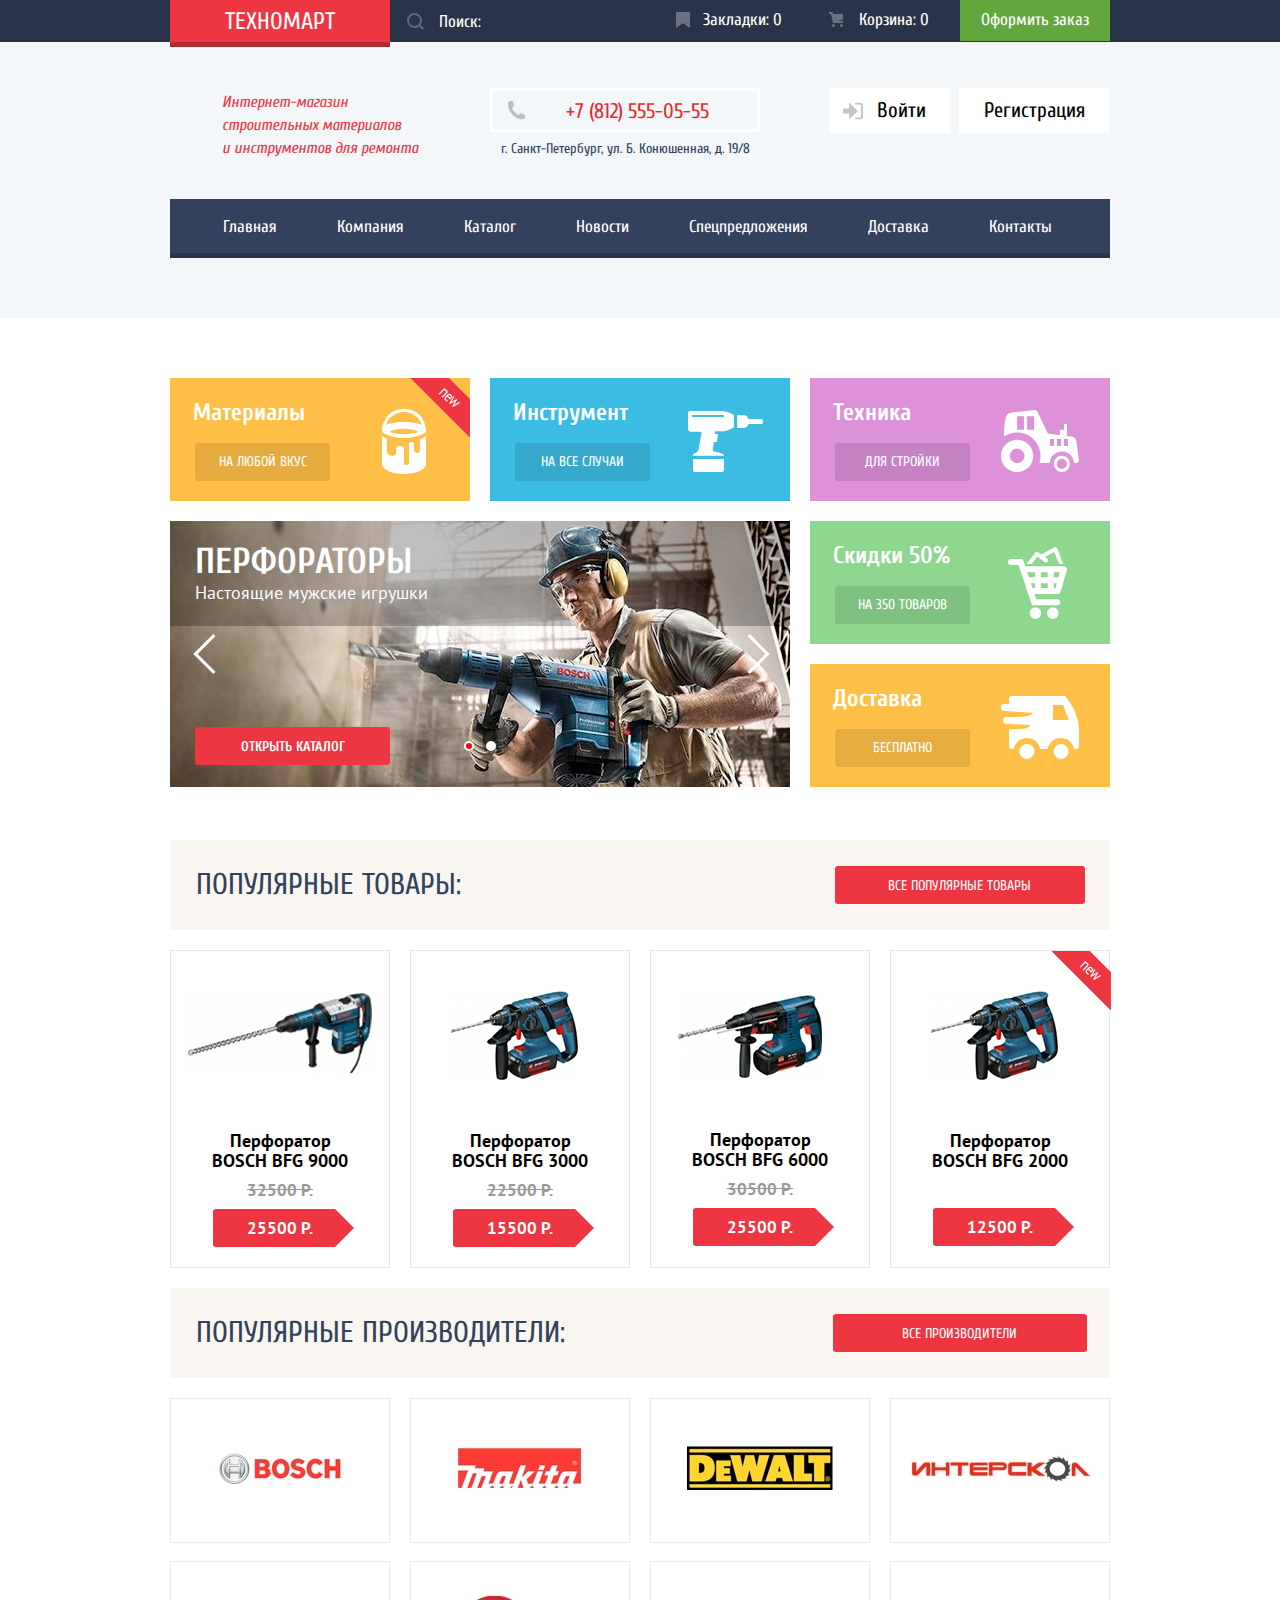
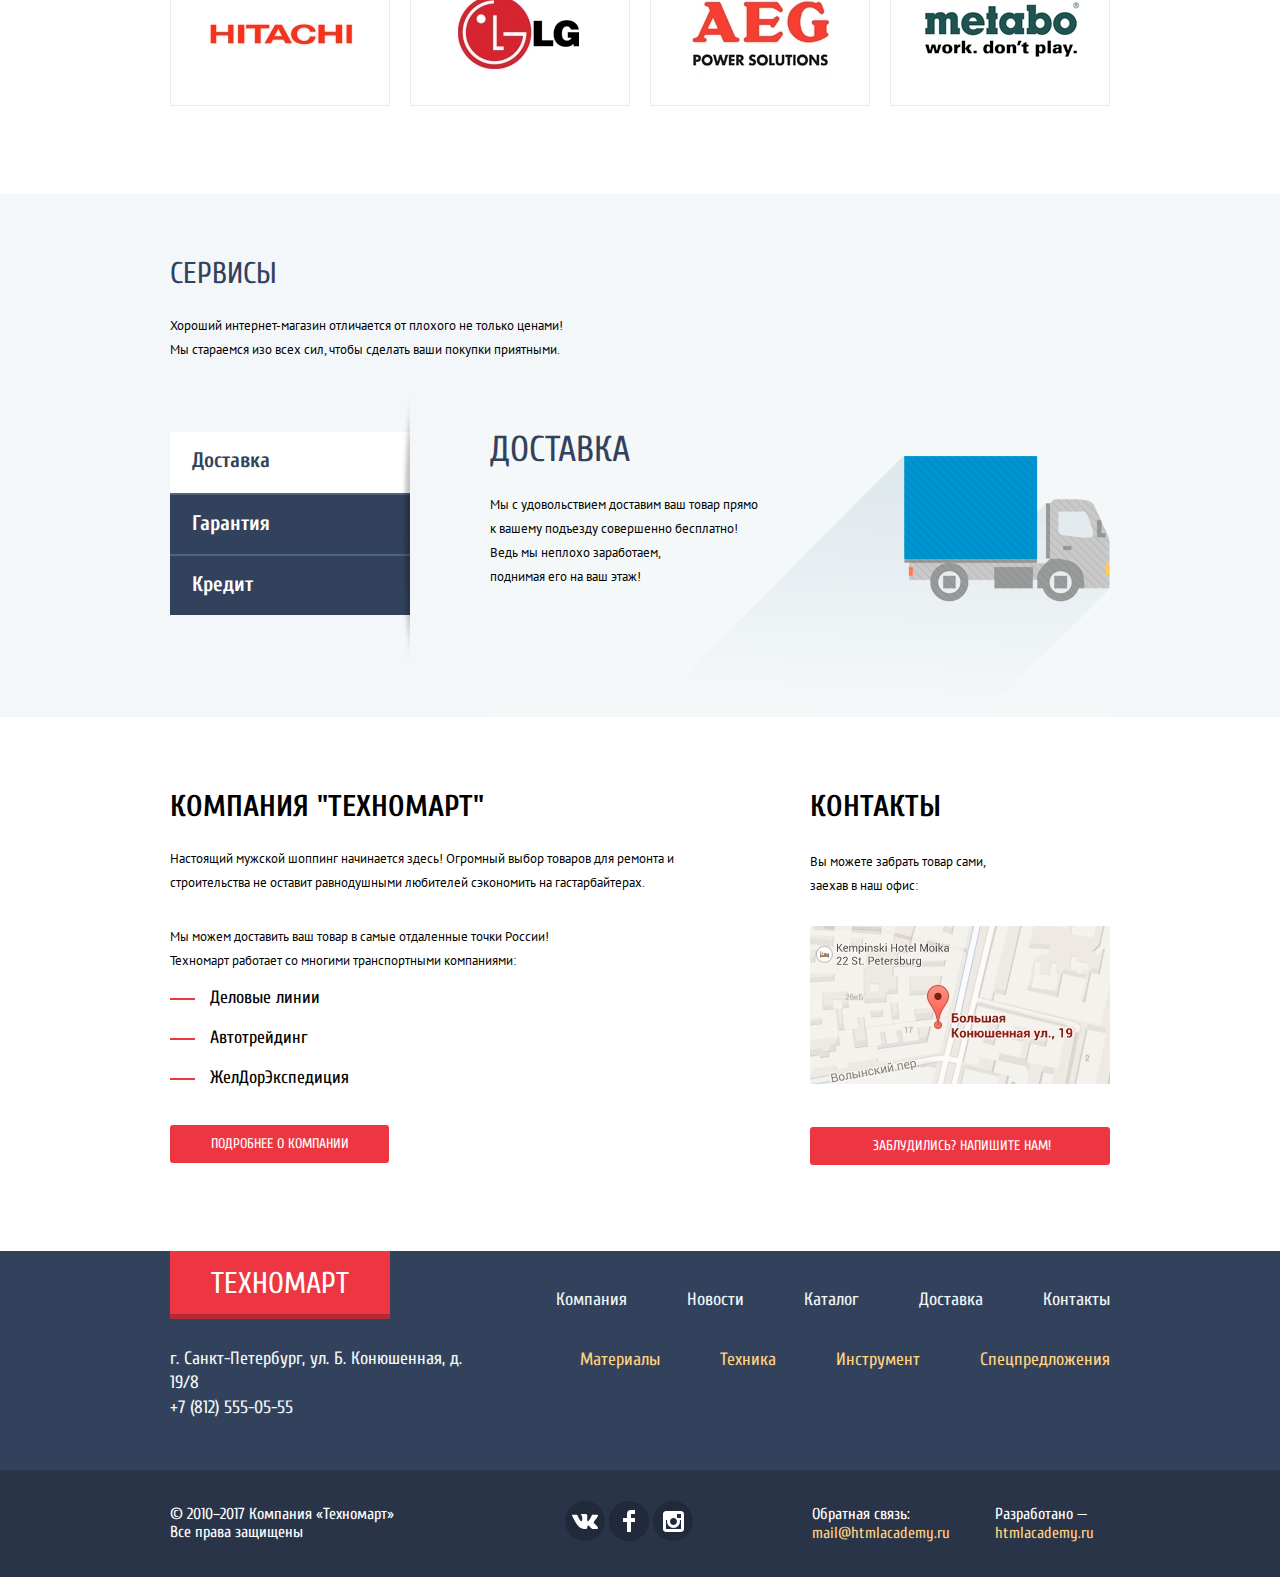
<file: index.html>
<!DOCTYPE html>
<html lang="ru">
  <head>
    <meta charset="utf-8">
    <title>HTML Academy: Техномарт</title>
    <link href="https://fonts.googleapis.com/css?family=Cuprum:400,400i,700%7CPT+Sans:400,400i,700&amp;subset=cyrillic" rel="stylesheet">
    <link rel="stylesheet" href="css/normalize.css">
    <link rel="stylesheet" href="css/style.min.css">
  </head>
  <body>
    <header class="header-main">
      <div class="header-top">
        <div class="container header-top-wrapper">
          <a class="header-logo">Техномарт</a>
          <form action="https://echo.htmlacademy.ru" method="get" class="header-search">
            <input class="header-search-input" type="search" name="search" placeholder="Поиск:">
            <button type="button" name="button-search" class="button-search">
              <svg class="icon-search" xmlns="http://www.w3.org/2000/svg" width="17" height="17" viewBox="0 0 17 17">
                <path d="M17 15.586l-3.542-3.542A7.465 7.465 0 0 0 15 7.5 7.5 7.5 0 1 0 7.5 15c1.71 0 3.282-.579 4.544-1.542L15.586 17 17 15.586zM2 7.5C2 4.467 4.467 2 7.5 2 10.532 2 13 4.467 13 7.5c0 3.032-2.468 5.5-5.5 5.5A5.506 5.506 0 0 1 2 7.5z"/>
              </svg>
            </button>
          </form>
          <ul class="header-top-list">
            <li class="header-top-item">
              <a class="header-top-bookmarks" href="#">Закладки:
                <span class="bookmarks-counter">0</span>
              </a>
            </li>
            <li class="header-top-item">
              <a class="header-top-cart" href="#">Корзина:
                <span class="cart-counter">0</span>
              </a>
            </li>
            <li class="header-top-item">
              <a class="header-top-order" href="#">Оформить заказ</a>
            </li>
          </ul>
        </div>
      </div>

      <div class="header-middle">
        <div class="container header-middle-wrapper">
          <h1 class="index-title">Интернет-магазин строительных материалов <br> и инструментов для ремонта</h1>
          <div class="header-contacts">
            <a class="header-contacts-link" href="tel:+78125550555">+7 (812) 555-05-55</a>
            <p>г. Санкт-Петербург, ул. Б. Конюшенная, д. 19/8</p>
          </div>
          <ul class="user-nav-list">
            <li class="user-nav-item">
              <a class="login-link" href="#">
                <svg xmlns="http://www.w3.org/2000/svg" width="20" height="17" viewBox="0 0 20 17"><path fill="#c5c5c5" d="M14.875 8.5L6 0v6H0v5h6v6z"/><path fill="#c5c5c5" d="M16.986 15.01h-5.027V17h5.027c2.178 0 3.004-1.81 3.029-3.026V3.028C19.99 1.811 19.164 0 16.986 0h-5.027v1.99h5.027c.839 0 .992.681 1.01 1.057v10.904c-.017.376-.171 1.059-1.01 1.059z"/></svg>
                Войти
              </a>
            </li>
            <li class="user-nav-item">
              <a class="registration-link" href="#">Регистрация</a>
            </li>
          </ul>
        </div>
      </div>

      <div class="header-bottom container">
        <ul class="header-nav-list">
          <li class="header-nav-item">
            <a class="header-nav-link">Главная</a>
          </li>
          <li class="header-nav-item">
            <a class="header-nav-link" href="#">Компания</a>
          </li>
          <li class="header-nav-item">
            <a class="header-nav-link" href="catalog.html">Каталог</a>
          </li>
          <li class="header-nav-item">
            <a class="header-nav-link" href="#">Новости</a>
          </li>
          <li class="header-nav-item">
            <a class="header-nav-link" href="#">Спецпредложения</a>
          </li>
          <li class="header-nav-item">
            <a class="header-nav-link" href="#">Доставка</a>
          </li>
          <li class="header-nav-item">
            <a class="header-nav-link" href="#">Контакты</a>
          </li>
        </ul>
      </div>
    </header>

    <main class="main-content">
      <section class="promo-menu container">
        <ul class="banners-list">
          <li class="banners-item promo-materials banner-new">
            <h3 class="banners-item--title">Материалы</h3>
            <a class="banners-item--link" href="#">на любой вкус</a>
          </li>
          <li class="banners-item promo-tools">
            <h3 class="banners-item--title">Инструмент</h3>
            <a class="banners-item--link" href="#">на все случаи</a>
          </li>
          <li class="banners-item promo-tech">
            <h3 class="banners-item--title">Техника</h3>
            <a class="banners-item--link" href="#">Для стройки</a>
          </li>
        </ul>
        <div class="promo-menu-wrapper">
          <div class="promo-slider">
            <div class="promo-slider-controls-wrap">
              <button class="promo-slider-control promo-slider-control--active" type="button" name="button"></button>
              <button class="promo-slider-control" type="button" name="button"></button>
            </div>
            <button class="promo-slider-toggle  promo-slider-toggle--prev"></button>
            <button class="promo-slider-toggle  promo-slider-toggle--next"></button>
            <div class="promo-slides-wrap">
              <div class="promo-slide promo-slide-first shown">
                <h3 class="promo-slide-title">Перфораторы</h3>
                <p>Настоящие мужские игрушки</p>
                <a class="promo-slide-link" href="catalog.html">ОТКРЫТЬ КАТАЛОГ</a>
              </div>
              <div class="promo-slide promo-slide-second">
                <h3 class="promo-slide-title">Дрели</h3>
                <p>Соседям на радость!</p>
                <a class="promo-slide-link" href="catalog.html">ОТКРЫТЬ КАТАЛОГ</a>
              </div>
            </div>
          </div>
          <ul class="special-offers-list">
            <li class="special-offers-item promo-discount">
              <h3 class="special-offers-item--title">Скидки 50%</h3>
              <a class="special-offers-item--link" href="#">на 350 товаров</a>
            </li>
            <li class="special-offers-item promo-delivery">
              <h3 class="special-offers-item--title">Доставка</h3>
              <a class="special-offers-item--link" href="#">Бесплатно</a>
            </li>
          </ul>
        </div>
      </section>

      <h2 class="visually-hidden">Главная страница интернет-магазина "Техномарт"</h2>
      <section class="popular-products container">
        <div class="popular-wrapper">
          <h3 class="popular-products-title">Популярные товары:</h3>
          <a class="popular-products-link" href="#">Все популярные товары</a>
        </div>
        <ul class="popular-list">
          <li class="popular-item">
            <div class="popular-info">
              <a href="#">
                <h3 class="popular-title">
                  Перфоратор BOSCH
                  BFG 9000
                </h3>
              </a>
              <p class="popular-old-price">32500 Р.</p>
              <a class="popular-cart-link" href="#">25500 Р.</a>
            </div>
            <div class="popular-img">
              <a class="popular-img-link" href="#">
                <img src="img/content-img/popular-1.jpg" class="popular-1" width="184" height="164" alt="Перфоратор BOSCH BFG 9000">
              </a>
            </div>
            <div class="popular-order">
              <a class="cart-link-popular" href="#">Купить</a>
              <button class="bookmarks-button" type="button" name="to-bookmarks">В закладки</button>
            </div>
          </li>
          <li class="popular-item">
            <div class="popular-info">
              <a href="#">
                <h3 class="popular-title">
                  Перфоратор BOSCH
                  BFG 3000
                </h3>
              </a>
              <p class="popular-old-price">22500 Р.</p>
              <a class="popular-cart-link" href="#">15500 Р.</a>
            </div>
            <div class="popular-img">
              <a class="popular-img-link" href="#">
                <img src="img/content-img/popular-2.jpg" class="popular-2" width="127" height="112" alt="Перфоратор BOSCH BFG 3000">
              </a>
            </div>
            <div class="popular-order">
              <a class="cart-link-popular" href="#">Купить</a>
              <button class="bookmarks-button" type="button" name="to-bookmarks">В закладки</button>
            </div>
          </li>
          <li class="popular-item">
            <div class="popular-info">
              <a href="#">
                <h3 class="popular-title">
                  Перфоратор BOSCH
                  BFG 6000
                </h3>
              </a>
              <p class="popular-old-price">30500 Р.</p>
              <a class="popular-cart-link" href="#">25500 Р.</a>
            </div>
            <div class="popular-img">
              <a class="popular-img-link" href="#">
                <img src="img/content-img/popular-3.jpg" class="popular-3" width="144" height="128" alt="Перфоратор BOSCH BFG 6000">
              </a>
            </div>
            <div class="popular-order">
              <a class="cart-link-popular" href="#">Купить</a>
              <button class="bookmarks-button" type="button" name="to-bookmarks">В закладки</button>
            </div>
          </li>
          <li class="popular-item product-new">
            <div class="popular-info">
              <a href="#">
                <h3 class="popular-title">
                  Перфоратор BOSCH
                  BFG 2000
                </h3>
              </a>
              <a class="popular-cart-link" href="#">12500 Р.</a>
            </div>
            <div class="popular-img">
              <a class="popular-img-link" href="#">
                <img src="img/content-img/popular-4.jpg" class="popular-2" width="127" height="112" alt="Перфоратор BOSCH BFG 6000">
              </a>
            </div>
            <div class="popular-order">
              <a class="cart-link-popular" href="#">Купить</a>
              <button class="bookmarks-button" type="button" name="to-bookmarks">В закладки</button>
            </div>
          </li>
        </ul>
      </section>

      <section class="brands container">
        <div class="brands-wrapper">
          <h3 class="brands-title">Популярные производители:</h3>
          <a class="brands-link" href="#">Все производители</a>
        </div>
        <ul class="brands-list">
          <li class="brands-item">
            <a class="brands-item-link" href="#">
              <img src="img/content-img/brands-bosch.jpg" width="220" height="145" alt="Логотип BOSCH">
            </a>
          </li>
          <li class="brands-item">
            <a class="brands-item-link" href="#">
              <img src="img/content-img/brands-makita.jpg" width="220" height="145" alt="Логотип MAKITA">
            </a>
          </li>
          <li class="brands-item">
            <a class="brands-item-link" href="#">
              <img src="img/content-img/brands-dewalt.jpg" width="220" height="145" alt="Логотип DEWALT">
            </a>
          </li>
          <li class="brands-item">
            <a class="brands-item-link" href="#">
              <img src="img/content-img/brands-interskol.jpg" width="220" height="145" alt="Логотип ИНТЕРСКОЛ">
            </a>
          </li>
          <li class="brands-item">
            <a class="brands-item-link" href="#">
              <img src="img/content-img/brands-hitachi.jpg" width="220" height="145" alt="Логотип HITACHI">
            </a>
          </li>
          <li class="brands-item">
            <a class="brands-item-link" href="#">
              <img src="img/content-img/brands-lg.jpg" width="220" height="145" alt="Логотип LG">
            </a>
          </li>
          <li class="brands-item">
            <a class="brands-item-link" href="#">
              <img src="img/content-img/brands-aeg.jpg" width="220" height="145" alt="Логотип AEG">
            </a>
          </li>
          <li class="brands-item">
            <a class="brands-item-link" href="#">
              <img src="img/content-img/brands-metabo.jpg" width="220" height="145" alt="Логотип METABO">
            </a>
          </li>
        </ul>
      </section>

      <section class="service">
        <div class="service-wrapper container">
          <h3 class="service-title">Сервисы</h3>
          <p>Хороший интернет-магазин отличается от плохого не только ценами! Мы стараемся изо всех сил, чтобы сделать ваши покупки приятными.</p>
          <div class="service-slider">
            <input class="visually-hidden" type="radio" id="slider-delivery" name="toggle" checked>
            <input class="visually-hidden" type="radio" id="slider-guarantee" name="toggle">
            <input class="visually-hidden" type="radio" id="slider-credit" name="toggle">
            <ul class="service-controls-list">
              <li class="service-controls-item">
                <label class="controls-delivery" for="slider-delivery">Доставка</label>
              </li>
              <li class="service-controls-item">
                <label class="controls-guarantee" for="slider-guarantee">Гарантия</label>
              </li>
              <li class="service-controls-item">
                <label class="controls-credit" for="slider-credit">Кредит</label>
              </li>
            </ul>
            <ul class="service-slider-list">
              <li class="service-slider-item slider-delivery">
                <h4>Доставка</h4>
                <p>Мы с удовольствием доставим ваш товар прямо к вашему подъезду совершенно бесплатно! Ведь мы неплохо заработаем,<br>
                   поднимая его на ваш этаж!</p>
              </li>
              <li class="service-slider-item slider-guarantee">
                <h4>Гарантия</h4>
                <p>Если купленный у нас товар поломается или заискрит,<br>
                  а также в случае пожара, спровоцированного его возгаранием,  вы всегда можете быть уверены в нашей гарантии.
                  Мы обменяем сгоревший товар на новый.<br> Дом уж восстановите как-нибудь сами.</p>
              </li>
              <li class="service-slider-item slider-credit">
                <h4>Кредит</h4>
                <p>Залезть в долговую яму стало проще! Кредитные консультанты придут вам на помощь.</p>
                <a class="service-credit-link" href="#">ОТПРАВИТЬ ЗАЯВКУ</a>
              </li>
            </ul>
          </div>
        </div>
      </section>

      <div class="about-us container">
        <section class="info">
          <h3 class="info-title">Компания "Техномарт"</h3>
          <p>Настоящий мужской шоппинг начинается здесь! Огромный выбор товаров для ремонта и строительства не оставит равнодушными любителей сэкономить на гастарбайтерах.</p>
          <p>Мы можем доставить ваш товар в самые отдаленные точки России!<br>
            Техномарт работает со многими транспортными компаниями:</p>
            <ul class="info-list">
              <li class="info-item">Деловые линии</li>
              <li class="info-item">Автотрейдинг</li>
              <li class="info-item">ЖелДорЭкспедиция</li>
            </ul>
            <a class="info-more" href="#">Подробнее о компании</a>
          </section>

          <section class="main-contacts">
            <h3 class="main-contacts-title">Контакты</h3>
            <p>Вы можете забрать товар сами, заехав в наш офис:</p>
            <a class="contacts-map"  href="#">
              <img src="img/content-img/map-contacts.jpg" width="300" height="158" alt="Как нас найти">
            </a>
            <a class="main-contacts-link">Заблудились? Напишите нам!</a>
          </section>
        </div>
    </main>

    <footer class="footer-main">
      <div class="footer-top container">
        <a class="footer-logo">Техномарт</a>
        <ul class="footer-nav-list">
          <li class="footer-nav-item">
            <a href="#">Компания</a>
          </li>
          <li class="footer-nav-item">
            <a href="#">Новости</a>
          </li>
          <li class="footer-nav-item">
            <a href="catalog.html">Каталог</a>
          </li>
          <li class="footer-nav-item">
            <a href="#">Доставка</a>
          </li>
          <li class="footer-nav-item">
            <a href="#">Контакты</a>
          </li>
        </ul>
      </div>

      <div class="footer-middle container">
        <div class="footer-contacts">
          <p>г. Санкт-Петербург, ул. Б. Конюшенная, д. 19/8</p>
          <a class="footer-contacts-link" href="tel:+78125550555">+7 (812) 555-05-55</a>
        </div>
        <ul class="footer-menu-list">
          <li class="footer-menu-item">
            <a href="#">Материалы</a>
          </li>
          <li class="footer-menu-item">
            <a href="#">Техника</a>
          </li>
          <li class="footer-menu-item">
            <a href="#">Инструмент</a>
          </li>
          <li class="footer-menu-item">
            <a href="#">Спецпредложения</a>
          </li>
        </ul>
      </div>

      <div class="footer-bottom">
        <div class="footer-bottom-wrapper container">
          <div class="copyright">
            <p>© 2010–2017 Компания «Техномарт»<br>
              Все права защищены</p>
          </div>
          <div class="social">
            <ul class="social-list">
              <li class="social-item">
                <a class="social-vk social-link" href="https://vk.com/htmlacademy" target="_blank">
                  <span class="visually-hidden">Вконтакте</span>
                  <svg xmlns="http://www.w3.org/2000/svg" width="26" height="15" viewBox="0 0 26 15"><path fill="#FFF" d="M16.138 11.51c.956-.309 2.18 2.04 3.483 2.939.978.681 1.727.534 1.727.534l3.473-.05s1.815-.112.957-1.554c-.071-.12-.503-1.069-2.585-3.022-2.177-2.043-1.882-1.712.739-5.244 1.597-2.153 2.236-3.468 2.036-4.028-.192-.539-1.365-.399-1.365-.399L20.69.713c-.381.001-.704.119-.851.515-.003.004-.621 1.666-1.445 3.079-1.741 2.989-2.436 3.148-2.724 2.961-.661-.433-.494-1.737-.494-2.664 0-2.897.432-4.105-.846-4.417-.427-.104-.739-.172-1.828-.182-1.392-.021-2.574 0-3.244.329-.445.223-.786.712-.579.74.26.035.843.16 1.155.586.401.552.389 1.789.389 1.789s.229 3.411-.54 3.834c-.528.29-1.25-.302-2.803-3.016-.793-1.388-1.392-2.922-1.392-2.922s-.116-.285-.326-.441c-.25-.185-.6-.244-.6-.244L.848.684S.29.7.085.946c-.182.218-.015.668-.015.668s2.909 6.881 6.203 10.347c3.02 3.182 6.452 2.971 6.452 2.971h1.555s.469-.054.709-.312c.224-.24.214-.691.214-.691s-.031-2.109.935-2.419z"/></svg>
                </a>
              </li>
              <li class="social-item">
                <a class="social-fb social-link" href="https://www.facebook.com/htmlacademy" target="_blank">
                  <span class="visually-hidden">Фейсбук</span>
                  <svg xmlns="http://www.w3.org/2000/svg" width="12" height="22" viewBox="0 0 12 22"><path fill="#FFF" d="M12 4V0H8a4 4 0 0 0-4 4v4H0v4h4v10h4V12h4V8H8V4h4z"/></svg>
                </a>
              </li>
              <li class="social-item">
                <a class="social-ig social-link" href="https://www.instagram.com/htmlacademy/" target="_blank">
                  <span class="visually-hidden">Инстаграм</span>
                  <svg xmlns="http://www.w3.org/2000/svg" width="21" height="21" viewBox="0 0 21 21"><path fill="#FFF" d="M18 0H3C1.35 0 0 1.35 0 3v15c0 1.65 1.35 3 3 3h15c1.65 0 3-1.35 3-3V3c0-1.65-1.35-3-3-3zm-7.5 7c1.93 0 3.5 1.57 3.5 3.5S12.43 14 10.5 14 7 12.43 7 10.5 8.57 7 10.5 7zM18 18H3V9h1.181A6.504 6.504 0 0 0 4 10.5a6.5 6.5 0 1 0 13 0 6.45 6.45 0 0 0-.181-1.5H18v9zm0-11h-4V3h4v4z"/></svg>
                </a>
              </li>
            </ul>
          </div>
          <div class="feedback">
            <p>Обратная связь:</p>
            <a class="feedback-link" href="mailto:mail@htmlacademy.ru">mail@htmlacademy.ru</a>
          </div>
          <div class="develop">
            <p>Разработано —</p>
            <a class="develop-link" href="https://htmlacademy.ru/intensive/htmlcss" target="_blank">htmlacademy.ru</a>
          </div>
        </div>
      </div>
    </footer>

    <section class="modal modal-write-us">
      <h2 class="visually-hidden">Обратная связь</h2>
      <form class="modal-letter" action="https://echo.htmlacademy.ru" method="post">
        <label>
          <input type="text" name="Имя" placeholder="Имя Фамилия">
          Ваше имя:
        </label>
        <label>
          <input type="email" name="Почта" placeholder="email@example.com">
          Ваш e-mail:
        </label>
        <label>
          <textarea name="Комментарий" placeholder="В свободной форме"></textarea>
          Текст письма:
        </label>
        <button class="modal-send" type="submit" name="btn-send">Отправить</button>
        <button class="modal-write-us-close" type="button" name="btn-close">
          <span class="visually-hidden">Закрыть</span>
        </button>
      </form>
    </section>

    <section class="modal modal-map">
      <h2 class="visually-hidden">Как до нас добраться</h2>
      <iframe src="https://www.google.com/maps/embed?pb=!1m18!1m12!1m3!1d999.299551772968!2d30.321988958267!3d59.93879419546905!2m3!1f0!2f0!3f0!3m2!1i1024!2i768!4f13.1!3m3!1m2!1s0x4696310fca5ba729%3A0xea9c53d4493c879f!2z0JHQvtC70YzRiNCw0Y8g0JrQvtC90Y7RiNC10L3QvdCw0Y8g0YPQuy4sIDE5LCDQodCw0L3QutGCLdCf0LXRgtC10YDQsdGD0YDQsywgMTkxMTg2!5e0!3m2!1sru!2sru!4v1545302602049" width="940" height="447" style="border:none" allowfullscreen></iframe>
      <a href="https://www.google.ru/maps?hl=ru">
        <img src="img/content-img/map-popup.jpg" width="940" height="447" alt="Большая Конюшенная ул., 19">
      </a>
      <button class="modal-map-close" type="button" name="btn-close">
        <span class="visually-hidden">Закрыть</span>
      </button>
    </section>

    <script src="js/main.min.js"></script>
  </body>
</html>
</file>
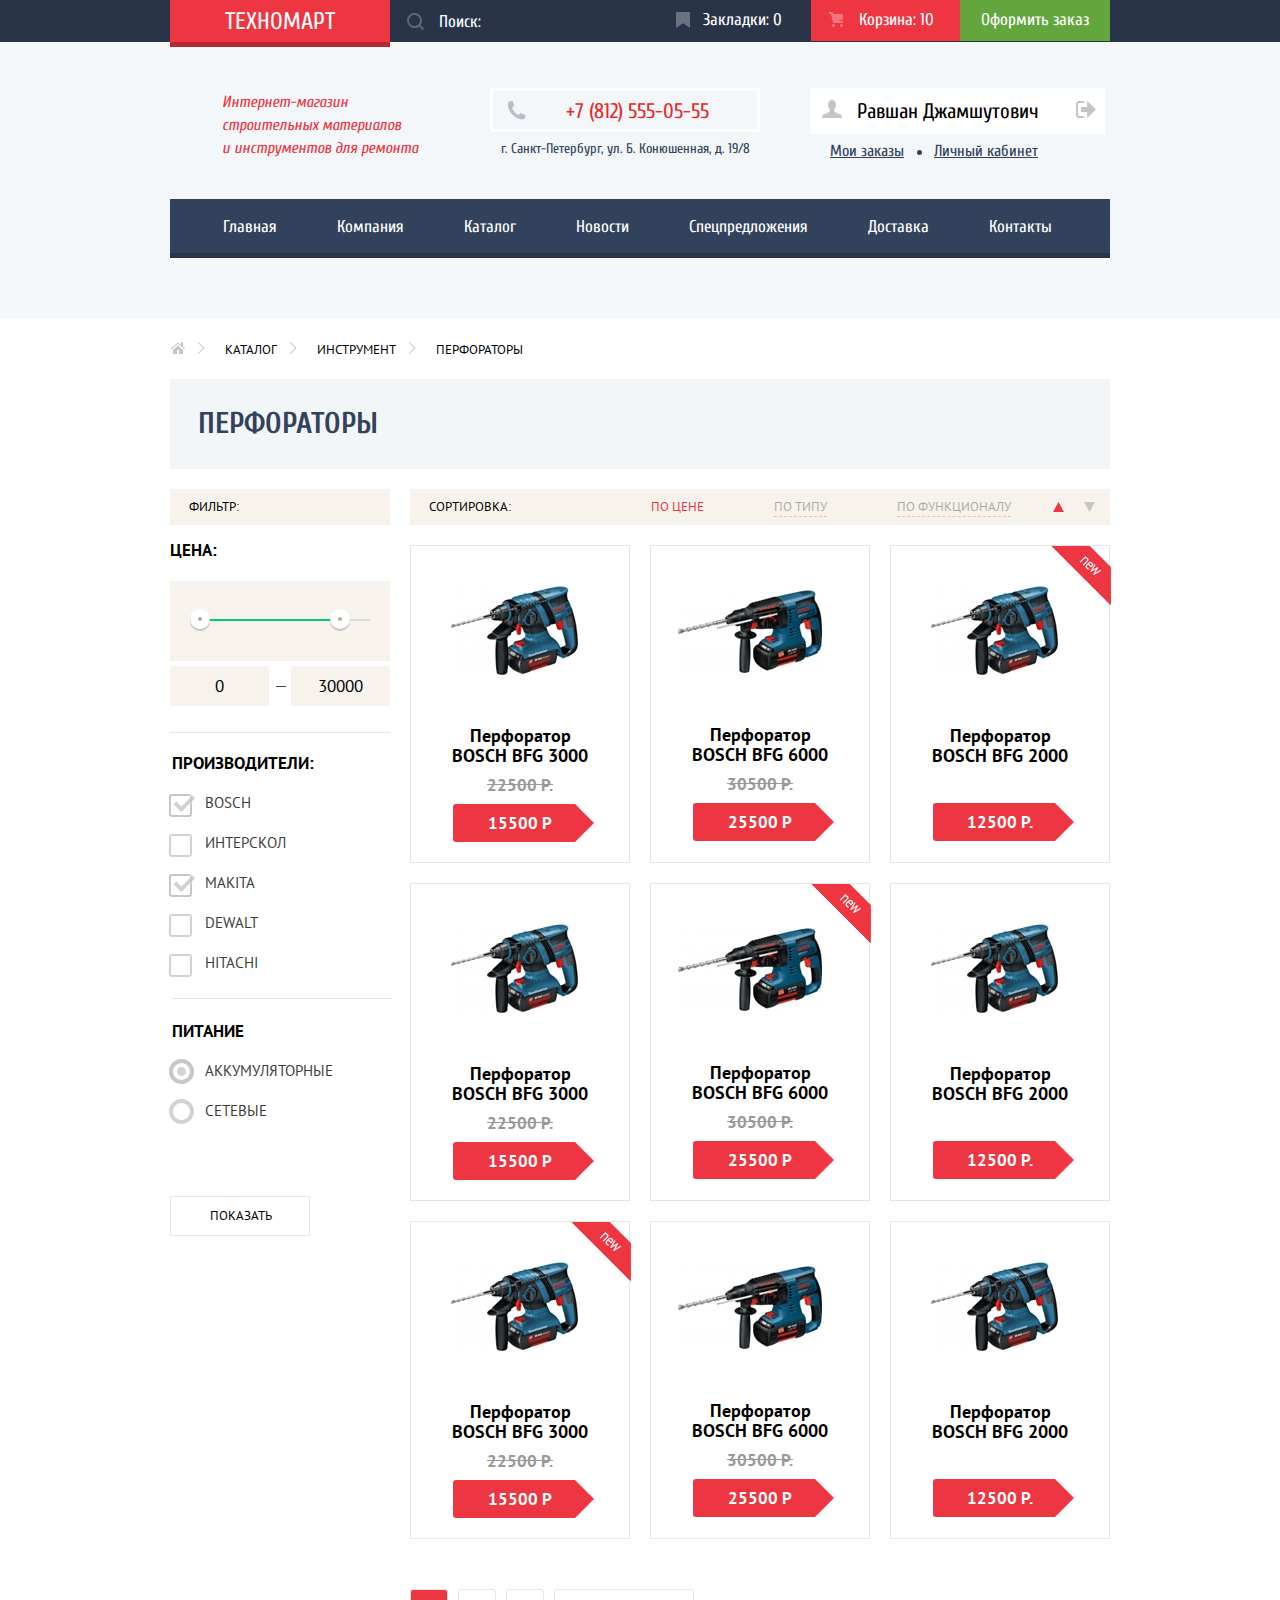
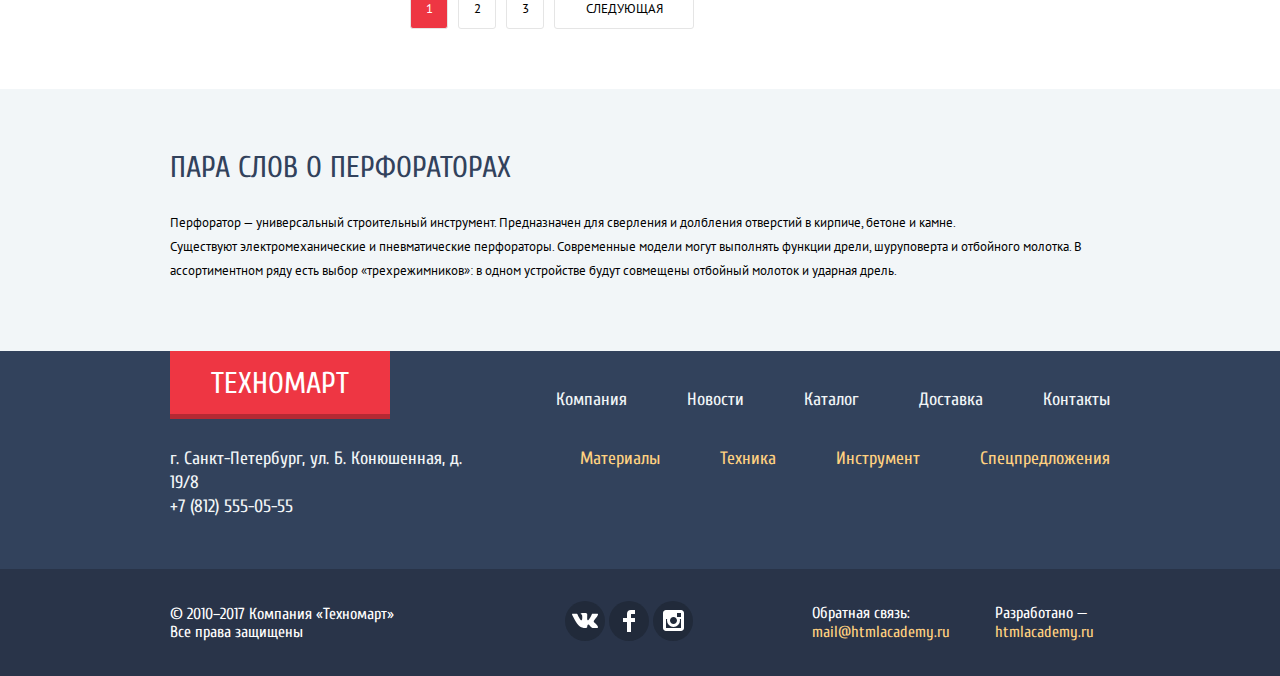
<file: catalog.html>
<!DOCTYPE html>
<html lang="ru">
  <head>
    <meta charset="utf-8">
    <title>HTML Academy: Техномарт</title>
    <link href="https://fonts.googleapis.com/css?family=Cuprum:400,400i,700%7CPT+Sans:400,400i,700&amp;subset=cyrillic" rel="stylesheet">
    <link rel="stylesheet" href="css/normalize.css">
    <link rel="stylesheet" href="css/style.min.css">
  </head>
  <body>
    <header class="header-main">
      <div class="header-top">
        <div class="container header-top-wrapper">
          <a class="header-logo" href="index.html">Техномарт</a>
          <form action="https://echo.htmlacademy.ru" method="get" class="header-search">
            <input class="header-search-input" type="search" name="search" placeholder="Поиск:">
            <button type="button" name="button-search" class="button-search">
              <svg class="icon-search" xmlns="http://www.w3.org/2000/svg" width="17" height="17" viewBox="0 0 17 17">
                <path d="M17 15.586l-3.542-3.542A7.465 7.465 0 0 0 15 7.5 7.5 7.5 0 1 0 7.5 15c1.71 0 3.282-.579 4.544-1.542L15.586 17 17 15.586zM2 7.5C2 4.467 4.467 2 7.5 2 10.532 2 13 4.467 13 7.5c0 3.032-2.468 5.5-5.5 5.5A5.506 5.506 0 0 1 2 7.5z"/>
              </svg>
            </button>
          </form>
          <ul class="header-top-list">
            <li class="header-top-item">
              <a class="header-top-bookmarks" href="#">Закладки:
                <span class="bookmarks-counter">0</span>
              </a>
            </li>
            <li class="header-top-item">
              <a class="header-top-cart header-top-cart-autorized" href="#">Корзина:
                <span class="cart-counter">10</span>
              </a>
            </li>
            <li class="header-top-item">
              <a class="header-top-order" href="#">Оформить заказ</a>
            </li>
          </ul>
        </div>
      </div>

      <div class="header-middle">
        <div class="container header-middle-wrapper">
          <p class="index-title">Интернет-магазин строительных материалов <br> и инструментов для ремонта</p>
          <div class="header-contacts">
            <a class="header-contacts-link" href="tel:+78125550555">+7 (812) 555-05-55</a>
            <p>г. Санкт-Петербург, ул. Б. Конюшенная, д. 19/8</p>
          </div>
          <ul class="reg-nav-list">
            <li class="reg-nav-item">
              <a class="profile-link" href="#">
                <svg xmlns="http://www.w3.org/2000/svg" width="20" height="18" viewBox="0 0 20 18"><path fill="#c5c5c5" d="M17.881 14.166c-2.144-.735-4.256-1.666-5.207-2.39-.657-.501-.77-1.618-.517-2.415 1.118-.903 1.864-2.477 1.864-4.278C14.021 2.276 12.221 0 10 0S5.979 2.276 5.979 5.083c0 1.801.746 3.374 1.863 4.277.253.798.141 1.915-.517 2.416-.95.724-3.063 1.654-5.207 2.39S0 18 0 18h20s.025-3.099-2.119-3.834z"/></svg>
                Равшан Джамшутович
              </a>
            </li>
            <li class="reg-nav-item">
              <a class="profile-exit" href="#" aria-label="Выход">
                <svg xmlns="http://www.w3.org/2000/svg" width="21" height="17" viewBox="0 0 21 17"><g fill="#c5c5c5"><path fill="#c5c5c5" d="M21 8.5L12.125 0v6h-6v5h6v6z"/><path fill="#c5c5c5" d="M3.106 13.952V3.048c.018-.376.171-1.057 1.01-1.057h5.027V0H4.116C1.938 0 1.112 1.81 1.087 3.027v10.946C1.112 15.189 1.938 17 4.116 17h5.027v-1.99H4.116c-.839 0-.992-.683-1.01-1.058z"/></g></svg>
              </a>
            </li>
            <li class="reg-nav-item">
              <a class="order-link" href="#">Мои заказы</a>
            </li>
            <li class="reg-nav-item">
              <a class="personal-link" href="#">Личный кабинет</a>
            </li>
          </ul>
        </div>
      </div>
      <div class="header-bottom container">
        <ul class="header-nav-list">
          <li class="header-nav-item">
            <a class="header-nav-link" href="index.html">Главная</a>
          </li>
          <li class="header-nav-item">
            <a class="header-nav-link" href="#">Компания</a>
          </li>
          <li class="header-nav-item">
            <a class="header-nav-link">Каталог</a>
          </li>
          <li class="header-nav-item">
            <a class="header-nav-link" href="#">Новости</a>
          </li>
          <li class="header-nav-item">
            <a class="header-nav-link" href="#">Спецпредложения</a>
          </li>
          <li class="header-nav-item">
            <a class="header-nav-link" href="#">Доставка</a>
          </li>
          <li class="header-nav-item">
            <a class="header-nav-link" href="#">Контакты</a>
          </li>
        </ul>
      </div>
    </header>

    <main>
      <div class="container">
        <ul class="breadcrumbs">
          <li class="breadcrumbs-item">
            <a href="index.html">
              <span class="visually-hidden">Главная</span>
              <svg xmlns="http://www.w3.org/2000/svg" width="15" height="12" viewBox="0 0 15 12"><g fill="#C1C6CE"><path d="M3 8v4h4V8h2v4h4V8L8 3.516z"/><path d="M14.831 6.365L13 4.751V0h-2v2.987L8.332.635c-.02-.017-.043-.023-.064-.037a.465.465 0 0 0-.08-.047.551.551 0 0 0-.095-.024C8.062.521 8.032.515 8 .515c-.031 0-.061.006-.092.012a.46.46 0 0 0-.095.025c-.028.011-.053.029-.08.046-.021.014-.045.02-.064.037l-6.498 5.73a.501.501 0 0 0 .33.875.497.497 0 0 0 .331-.125L8 1.677l6.169 5.438a.501.501 0 0 0 .662-.75z"/></g></svg>
            </a>
          </li>
          <li class="breadcrumbs-item">
            <a href="catalog.html">Каталог</a>
          </li>
          <li class="breadcrumbs-item">
            <a href="#">Инструмент</a>
          </li>
          <li class="breadcrumbs-item">
            <a href="#">Перфораторы</a>
          </li>
        </ul>

        <h1 class="catalog-title">Перфораторы</h1>

        <div class="catalog-main-wrapper">
          <section class="filter">
            <h2 class="filter-title">Фильтр:</h2>
            <form class="filter" method="post" action="https://echo.htmlacademy.ru">
              <div class="filter-price">
                <h3 class="price-title">ЦЕНА:</h3>
                <div class="range-controls">
                  <div class="scale">
                      <button type="button" class="range-toggle range-toggle-min"></button>
                      <div class="bar"></div>
                      <button type="button" class="range-toggle range-toggle-max"></button>
                  </div>
                </div>
                <div class="price-controls">
                  <label>
                    <input type="text" name="min-price" value="0">
                  </label>
                  <label>
                    <input type="text" name="max-price" value="30000">
                  </label>
                </div>
              </div>
              <fieldset class="filter-companies">
                <legend class="legend-companies">Производители:</legend>
                <ul class="companies-list">
                  <li class="companies-item">
                    <label class="companies-checkbox">
                      <input class="filter-checkbox visually-hidden" type="checkbox" name="БОШ" checked>
                      <span class="checkbox-indicator"></span>
                      <span class="checkbox-text">BOSCH</span>
                    </label>
                  </li>
                  <li class="companies-item">
                    <label class="companies-checkbox">
                      <input class="filter-checkbox visually-hidden" type="checkbox" name="ИНТЕРСКОЛ">
                      <span class="checkbox-indicator"></span>
                      <span class="checkbox-text">ИНТЕРСКОЛ</span>
                    </label>
                  </li>
                  <li class="companies-item">
                    <label class="companies-checkbox">
                      <input class="filter-checkbox visually-hidden" type="checkbox" name="МАКИТА" checked>
                      <span class="checkbox-indicator"></span>
                      <span class="checkbox-text">MAKITA</span>
                    </label>
                  </li>
                  <li class="companies-item">
                    <label class="companies-checkbox">
                      <input class="filter-checkbox visually-hidden" type="checkbox" name="ДЕВОЛТ">
                      <span class="checkbox-indicator"></span>
                      <span class="checkbox-text">DEWALT</span>
                    </label>
                  </li>
                  <li class="companies-item">
                    <label class="companies-checkbox">
                      <input class="filter-checkbox visually-hidden" type="checkbox" name="ХИТАЧИ">
                      <span class="checkbox-indicator"></span>
                      <span class="checkbox-text">HITACHI</span>
                    </label>
                  </li>
                </ul>
              </fieldset>
              <fieldset class="filter-supply">
                <legend class="legend-supply">Питание</legend>
                <ul class="supply-list">
                  <li class="supply-item">
                    <label class="supply-radio">
                      <input class="visually-hidden" type="radio" name="ПИТАНИЕ" value="АККУМУЛЯТОРНЫЕ" checked>
                      <span class="radio-indicator"></span>
                      <span class="radio-text">АККУМУЛЯТОРНЫЕ</span>
                    </label>
                  </li>
                  <li class="supply-item">
                    <label class="supply-radio">
                      <input class="visually-hidden" type="radio" name="ПИТАНИЕ" value="СЕТЕВЫЕ">
                      <span class="radio-indicator"></span>
                      <span class="radio-text">СЕТЕВЫЕ</span>
                    </label>
                  </li>
                </ul>
              </fieldset>
              <button class="filter-show" type="submit">Показать</button>
            </form>
          </section>

          <section class="catalog">
            <div class="sort">
              <h3 class="sort-title">Сортировка:</h3>
              <ul class="sort-list">
                <li class="sort-item">
                  <a class="sort-item-link active" href="">ПО ЦЕНЕ</a>
                </li>
                <li class="sort-item">
                  <a class="sort-item-link" href="">ПО ТИПУ</a>
                </li>
                <li class="sort-item">
                  <a class="sort-item-link" href="">ПО ФУНКЦИОНАЛУ</a>
                </li>
              </ul>
              <ul class="sort-btn-list">
                <li>
                  <a class="sort-btn-up btn-active" href="" aria-label="Сортировать по возрастанию">
                    <svg xmlns="http://www.w3.org/2000/svg" width="11" height="10" viewBox="0 0 11 10"><path fill="#231F20" d="M5.5 0L0 10h11z"/></svg>
                  </a>
                </li>
                <li>
                  <a class="sort-btn-dn" href="" aria-label="Сортировать по убыванию">
                    <svg xmlns="http://www.w3.org/2000/svg" width="11" height="10" viewBox="0 0 11 10"><path fill="#231F20" d="M5.5 10L0 0h11"/></svg>
                  </a>
                </li>
              </ul>
            </div>
            <ul class="catalog-list">
              <li class="catalog-item product">
                <div class="product-info">
                  <a href="#">
                    <h3 class="product-title">
                      Перфоратор BOSCH
                      BFG 3000
                    </h3>
                  </a>
                  <p class="product-old-price">22500 Р.</p>
                  <a class="product-cart-link" href="#">15500 Р</a>
                </div>
                <div class="product-img">
                  <a class="product-img-link" href="#">
                    <img src="img/content-img/product-1.jpg" class="product-1" width="127" height="112" alt="Перфоратор BOSCH BFG 3000">
                  </a>
                </div>
                <div class="product-order">
                  <a class="cart-link" href="#">Купить</a>
                  <button class="bookmarks-button" type="button" name="to-bookmarks">В закладки</button>
                </div>
              </li>

              <li class="catalog-item product">
                <div class="product-info">
                  <a href="#">
                    <h3 class="product-title">
                      Перфоратор BOSCH
                      BFG 6000
                    </h3>
                  </a>
                  <p class="product-old-price">30500 Р.</p>
                  <a class="product-cart-link" href="#">25500 Р</a>
                </div>
                <div class="product-img">
                  <a class="product-img-link" href="#">
                    <img src="img/content-img/product-2.jpg" class="product-2" width="144" height="128" alt="Перфоратор BOSCH BFG 6000">
                  </a>
                </div>
                <div class="product-order">
                  <a class="cart-link" href="#">Купить</a>
                  <button class="bookmarks-button" type="button" name="to-bookmarks">В закладки</button>
                </div>
              </li>

              <li class="catalog-item product product-new">
                <div class="product-info">
                  <a href="#">
                    <h3 class="product-title">
                      Перфоратор BOSCH
                      BFG 2000
                    </h3>
                  </a>
                  <a class="product-cart-link" href="#">12500 Р.</a>
                </div>
                <div class="product-img">
                  <a class="product-img-link" href="#">
                    <img src="img/content-img/product-1.jpg" class="product-1" width="127" height="112" alt="Перфоратор BOSCH BFG 2000">
                  </a>
                </div>
                <div class="product-order">
                  <a class="cart-link" href="#">Купить</a>
                  <button class="bookmarks-button" type="button" name="to-bookmarks">В закладки</button>
                </div>
              </li>

              <li class="catalog-item product">
                <div class="product-info">
                  <a href="#">
                    <h3 class="product-title">
                      Перфоратор BOSCH
                      BFG 3000
                    </h3>
                  </a>
                  <p class="product-old-price">22500 Р.</p>
                  <a class="product-cart-link" href="#">15500 Р</a>
                </div>
                <div class="product-img">
                  <a class="product-img-link" href="#">
                    <img src="img/content-img/product-1.jpg" class="product-1" width="127" height="112" alt="Перфоратор BOSCH BFG 3000">
                  </a>
                </div>
                <div class="product-order">
                  <a class="cart-link" href="#">Купить</a>
                  <button class="bookmarks-button" type="button" name="to-bookmarks">В закладки</button>
                </div>
              </li>

              <li class="catalog-item product product-new">
                <div class="product-info">
                  <a href="#">
                    <h3 class="product-title">
                      Перфоратор BOSCH
                      BFG 6000
                    </h3>
                  </a>
                  <p class="product-old-price">30500 Р.</p>
                  <a class="product-cart-link" href="#">25500 Р</a>
                </div>
                <div class="product-img">
                  <a class="product-img-link" href="#">
                    <img src="img/content-img/product-2.jpg" class="product-2" width="144" height="128" alt="Перфоратор BOSCH BFG 6000">
                  </a>
                </div>
                <div class="product-order">
                  <a class="cart-link" href="#">Купить</a>
                  <button class="bookmarks-button" type="button" name="to-bookmarks">В закладки</button>
                </div>
              </li>

              <li class="catalog-item product">
                <div class="product-info">
                  <a href="#">
                    <h3 class="product-title">
                      Перфоратор BOSCH
                      BFG 2000
                    </h3>
                  </a>
                  <a class="product-cart-link" href="#">12500 Р.</a>
                </div>
                <div class="product-img">
                  <a class="product-img-link" href="#">
                    <img src="img/content-img/product-1.jpg" class="product-1" width="127" height="112" alt="Перфоратор BOSCH BFG 2000">
                  </a>
                </div>
                <div class="product-order">
                  <a class="cart-link" href="#">Купить</a>
                  <button class="bookmarks-button" type="button" name="to-bookmarks">В закладки</button>
                </div>
              </li>

              <li class="catalog-item product product-new">
                <div class="product-info">
                  <a href="#">
                    <h3 class="product-title">
                      Перфоратор BOSCH
                      BFG 3000
                    </h3>
                  </a>
                  <p class="product-old-price">22500 Р.</p>
                  <a class="product-cart-link" href="#">15500 Р</a>
                </div>
                <div class="product-img">
                  <a class="product-img-link" href="#">
                    <img src="img/content-img/product-1.jpg" class="product-1" width="127" height="112" alt="Перфоратор BOSCH BFG 3000">
                  </a>
                </div>
                <div class="product-order">
                  <a class="cart-link" href="#">Купить</a>
                  <button class="bookmarks-button" type="button" name="to-bookmarks">В закладки</button>
                </div>
              </li>

              <li class="catalog-item product">
                <div class="product-info">
                  <a href="#">
                    <h3 class="product-title">
                      Перфоратор BOSCH
                      BFG 6000
                    </h3>
                  </a>
                  <p class="product-old-price">30500 Р.</p>
                  <a class="product-cart-link" href="#">25500 Р</a>
                </div>
                <div class="product-img">
                  <a class="product-img-link" href="#">
                    <img src="img/content-img/product-2.jpg" class="product-2" width="144" height="128" alt="Перфоратор BOSCH BFG 6000">
                  </a>
                </div>
                <div class="product-order">
                  <a class="cart-link" href="#">Купить</a>
                  <button class="bookmarks-button" type="button" name="to-bookmarks">В закладки</button>
                </div>
              </li>

              <li class="catalog-item product">
                <div class="product-info">
                  <a href="#">
                    <h3 class="product-title">
                      Перфоратор BOSCH
                      BFG 2000
                    </h3>
                  </a>
                  <a class="product-cart-link" href="#">12500 Р.</a>
                </div>
                <div class="product-img">
                  <a class="product-img-link" href="#">
                    <img src="img/content-img/product-1.jpg" class="product-1" width="127" height="112" alt="Перфоратор BOSCH BFG 2000">
                  </a>
                </div>
                <div class="product-order">
                  <a class="cart-link" href="#">Купить</a>
                  <button class="bookmarks-button" type="button" name="to-bookmarks">В закладки</button>
                </div>
              </li>
            </ul>
            <ul class="pagination-list">
              <li class="pagination-item">
                <a class="pagination-link pagination-current" href="#">1</a>
              </li>
              <li class="pagination-item">
                <a class="pagination-link" href="#">2</a>
              </li>
              <li class="pagination-item">
                <a class="pagination-link" href="#">3</a>
              </li>
              <li class="pagination-item">
                <a class="pagination-link pagination-next" href="#">Следующая</a>
              </li>
            </ul>
          </section>
        </div>
      </div>

      <section class="learn-about">
        <div class="learn-about-wrapper">
          <h2 class="learn-about-title">ПАРА СЛОВ О ПЕРФОРАТОРАХ</h2>
          <p>Перфоратор — универсальный строительный инструмент. Предназначен для сверления и долбления отверстий в кирпиче, бетоне и камне.<br>
            Существуют электромеханические и пневматические перфораторы. Современные модели могут выполнять функции дрели, шуруповерта и отбойного молотка.
            В ассортиментном ряду есть выбор «трехрежимников»: в одном устройстве будут совмещены отбойный молоток и ударная дрель.</p>
        </div>
      </section>
    </main>

    <footer class="footer-main">
      <div class="footer-top container">
        <a class="footer-logo" href="index.html">Техномарт</a>
        <ul class="footer-nav-list">
          <li class="footer-nav-item">
            <a href="#">Компания</a>
          </li>
          <li class="footer-nav-item">
            <a href="#">Новости</a>
          </li>
          <li class="footer-nav-item">
            <a href="catalog.html">Каталог</a>
          </li>
          <li class="footer-nav-item">
            <a href="#">Доставка</a>
          </li>
          <li class="footer-nav-item">
            <a href="#">Контакты</a>
          </li>
        </ul>
      </div>

      <div class="footer-middle container">
        <div class="footer-contacts">
          <p>г. Санкт-Петербург, ул. Б. Конюшенная, д. 19/8</p>
          <a class="footer-contacts-link" href="tel:+78125550555">+7 (812) 555-05-55</a>
        </div>
        <ul class="footer-menu-list">
          <li class="footer-menu-item">
            <a href="#">Материалы</a>
          </li>
          <li class="footer-menu-item">
            <a href="#">Техника</a>
          </li>
          <li class="footer-menu-item">
            <a href="#">Инструмент</a>
          </li>
          <li class="footer-menu-item">
            <a href="#">Спецпредложения</a>
          </li>
        </ul>
      </div>

      <div class="footer-bottom">
        <div class="footer-bottom-wrapper container">
          <div class="copyright">
            <p>© 2010–2017 Компания «Техномарт»<br>
              Все права защищены</p>
          </div>
          <div class="social">
            <ul class="social-list">
              <li class="social-item">
                <a class="social-vk social-link" href="https://vk.com/htmlacademy" target="_blank">
                  <span class="visually-hidden">Вконтакте</span>
                  <svg xmlns="http://www.w3.org/2000/svg" width="26" height="15" viewBox="0 0 26 15"><path fill="#FFF" d="M16.138 11.51c.956-.309 2.18 2.04 3.483 2.939.978.681 1.727.534 1.727.534l3.473-.05s1.815-.112.957-1.554c-.071-.12-.503-1.069-2.585-3.022-2.177-2.043-1.882-1.712.739-5.244 1.597-2.153 2.236-3.468 2.036-4.028-.192-.539-1.365-.399-1.365-.399L20.69.713c-.381.001-.704.119-.851.515-.003.004-.621 1.666-1.445 3.079-1.741 2.989-2.436 3.148-2.724 2.961-.661-.433-.494-1.737-.494-2.664 0-2.897.432-4.105-.846-4.417-.427-.104-.739-.172-1.828-.182-1.392-.021-2.574 0-3.244.329-.445.223-.786.712-.579.74.26.035.843.16 1.155.586.401.552.389 1.789.389 1.789s.229 3.411-.54 3.834c-.528.29-1.25-.302-2.803-3.016-.793-1.388-1.392-2.922-1.392-2.922s-.116-.285-.326-.441c-.25-.185-.6-.244-.6-.244L.848.684S.29.7.085.946c-.182.218-.015.668-.015.668s2.909 6.881 6.203 10.347c3.02 3.182 6.452 2.971 6.452 2.971h1.555s.469-.054.709-.312c.224-.24.214-.691.214-.691s-.031-2.109.935-2.419z"/></svg>
                </a>
              </li>
              <li class="social-item">
                <a class="social-fb social-link" href="https://www.facebook.com/htmlacademy" target="_blank">
                  <span class="visually-hidden">Фейсбук</span>
                  <svg xmlns="http://www.w3.org/2000/svg" width="12" height="22" viewBox="0 0 12 22"><path fill="#FFF" d="M12 4V0H8a4 4 0 0 0-4 4v4H0v4h4v10h4V12h4V8H8V4h4z"/></svg>
                </a>
              </li>
              <li class="social-item">
                <a class="social-ig social-link" href="https://www.instagram.com/htmlacademy/" target="_blank">
                  <span class="visually-hidden">Инстаграм</span>
                  <svg xmlns="http://www.w3.org/2000/svg" width="21" height="21" viewBox="0 0 21 21"><path fill="#FFF" d="M18 0H3C1.35 0 0 1.35 0 3v15c0 1.65 1.35 3 3 3h15c1.65 0 3-1.35 3-3V3c0-1.65-1.35-3-3-3zm-7.5 7c1.93 0 3.5 1.57 3.5 3.5S12.43 14 10.5 14 7 12.43 7 10.5 8.57 7 10.5 7zM18 18H3V9h1.181A6.504 6.504 0 0 0 4 10.5a6.5 6.5 0 1 0 13 0 6.45 6.45 0 0 0-.181-1.5H18v9zm0-11h-4V3h4v4z"/></svg>
                </a>
              </li>
            </ul>
          </div>
          <div class="feedback">
            <p>Обратная связь:</p>
            <a class="feedback-link" href="mailto:mail@htmlacademy.ru">mail@htmlacademy.ru</a>
          </div>
          <div class="develop">
            <p>Разработано —</p>
            <a class="develop-link" href="https://htmlacademy.ru/intensive/htmlcss" target="_blank">htmlacademy.ru</a>
          </div>
        </div>
      </div>
    </footer>

    <section class="modal modal-cart">
      <h2 class="visually-hidden">Товар в корзине</h2>
      <p>Товар добавлен в корзину!</p>
      <div class="modal-cart-wrapper">
        <a class="modal-cart-buy" href="#">Оформить заказ</a>
        <a class="modal-cart-return" href="catalog.html">Продолжить покупки</a>
      </div>
      <button class="modal-cart-close" type="button" name="btn-close">
        <span class="visually-hidden">Закрыть</span>
      </button>
    </section>

    <script src="js/main.min.js"></script>
  </body>
</html>
</file>
<file: css/style.min.css>
body{margin:0;padding:0;;font-family:"Cuprum","Arial",sans-serif;font-size:14px;line-height:24px;font-weight:400;color:#32425c}a{display:inline-block;vertical-align:middle;text-decoration:none;cursor:pointer}.modal-map iframe{border-width:0}.visually-hidden{position:absolute;width:1px;height:1px;margin:-1px;border:0;padding:0;white-space:nowrap;-webkit-clip-path:inset(100%);clip-path:inset(100%);clip:rect(0 0 0 0);overflow:hidden}.container{width:940px;margin:0 auto;padding:0 10px}.header-main{background-color:#f4f7f9;color:#fff}.header-top{margin-bottom:46px;background-color:#293449;-webkit-box-shadow:inset 0 -5px 0 #293449;box-shadow:inset 0 -5px 0 #293449}.header-top-wrapper{height:42px;display:-webkit-box;display:-ms-flexbox;display:flex;-webkit-box-pack:start;-ms-flex-pack:start;justify-content:flex-start;-ms-flex-wrap:wrap;flex-wrap:wrap}.header-logo{position:relative;-webkit-box-sizing:border-box;box-sizing:border-box;display:inline-block;vertical-align:middle;width:220px;height:47px;-webkit-box-shadow:inset 0 -5px 0 rgba(0,0,0,.24);box-shadow:inset 0 -5px 0 rgba(0,0,0,.24);background-color:#ee3643;padding-top:10px;color:#fff;font-family:"Cuprum","Arial",sans-serif;font-size:24px;font-weight:400;line-height:24px;text-align:center;text-transform:uppercase}.header-logo:hover,.header-logo:focus{background-color:#ca2c37}.header-logo:active{background-color:#ba2732}.footer-logo{-webkit-box-sizing:border-box;box-sizing:border-box;display:inline-block;vertical-align:middle;width:220px;height:68px;-webkit-box-shadow:inset 0 -5px 0 rgba(0,0,0,.24);box-shadow:inset 0 -5px 0 rgba(0,0,0,.24);background-color:#ee3643;padding-top:18px;color:#fff;font-family:"Cuprum","Arial",sans-serif;font-size:30px;font-weight:400;line-height:30px;text-align:center;text-transform:uppercase}.header-search{display:-webkit-box;display:-ms-flexbox;display:flex;-webkit-box-sizing:border-box;box-sizing:border-box;width:270px;height:inherit;color:#fff;font-family:"Cuprum","Arial",sans-serif;font-size:17px;font-weight:400;line-height:18px;background-color:#293449;border:none}.header-search-input::-webkit-search-cancel-button{display:none}.header-search-input::-ms-clear{display:none;width:0;height:0}.header-search-input{height:100%;width:100%;padding-left:9px;color:#fff;background-color:#293449;border:none;-webkit-box-ordinal-group:3;-ms-flex-order:2;order:2}input::-webkit-input-placeholder{color:#fff}input::-moz-placeholder{color:#fff}input:-moz-placeholder{color:#fff}input:-ms-input-placeholder{color:#fff}.button-search{display:-webkit-box;display:-ms-flexbox;display:flex;-webkit-box-align:center;-ms-flex-align:center;align-items:center;-webkit-box-flex:1;-ms-flex:1 0 auto;flex:1 0 auto;height:100%;padding-left:17px;border:none;background-color:#293449;-webkit-box-ordinal-group:2;-ms-flex-order:1;order:1}.icon-search{fill:#606978}input[type="search"]:hover{background-color:#212a3a;color:#fff}input[type="search"]:hover + .button-search{background-color:#212a3a}input[type="search"]:focus{background-color:#fff;color:#000;border:none;outline:none}input[type="search"]:focus + .button-search{background-color:#fff}input[type="search"]:focus + .button-search .icon-search{fill:red}.header-search:hover .icon-search{fill:#fff}.header-top-list{height:inherit;list-style:none;display:-webkit-box;display:-ms-flexbox;display:flex;-ms-flex-wrap:wrap;flex-wrap:wrap;-webkit-box-align:center;-ms-flex-align:center;align-items:center;margin:-1px;padding:0}.header-top-item{height:inherit}.header-top-item a{width:auto;color:#fff;font-family:"Cuprum","Arial",sans-serif;font-size:17px;line-height:18px}.header-top-order{width:150px;margin:0;padding:12px 21px 12px;-webkit-box-sizing:border-box;box-sizing:border-box;display:inline-block;vertical-align:middle;width:150px;color:#fff;font-family:"Cuprum","Arial",sans-serif;font-size:17px;line-height:18px;background-color:#63a63e}.header-top-order:hover,.header-top-order:focus{background-color:#5fbb2d}.header-top-order:active{opacity:.5;background-color:#518534}.header-top-bookmarks{position:relative;margin-left:5px;padding-top:12px;padding-bottom:12px;padding-left:39px;padding-right:29px}.header-top-bookmarks::before{content:"";position:absolute;top:50%;-webkit-transform:translateY(-50%);-ms-transform:translateY(-50%);transform:translateY(-50%);left:12px;width:14px;height:16px;background-image:url(../img/svg/icon-bookmark.svg);background-repeat:no-repeat;background-position:0 0;opacity:.3}.header-top-bookmarks:hover::before,.header-top-bookmarks:focus::before{opacity:1}.header-top-bookmarks:active::before{opacity:.5}.header-top-cart{-webkit-box-sizing:border-box;box-sizing:border-box;position:relative;padding-top:12px;padding-bottom:12px;padding-left:48px;padding-right:31px}.header-top-cart::before{content:"";position:absolute;top:50%;-webkit-transform:translateY(-50%);-ms-transform:translateY(-50%);transform:translateY(-50%);left:18px;width:14px;height:16px;background-image:url(../img/svg/icon-cart.svg);background-repeat:no-repeat;background-position:0 0;opacity:.3}.header-top-bookmarks:hover,.header-top-bookmarks:focus,.header-top-cart:hover,.header-top-cart:focus{background-color:#212a3a}.header-top-bookmarks:active,.header-top-cart:active{opacity:.6}.header-top-cart:hover::before,.header-top-cart:focus::before{opacity:1}.header-top-cart:active::before{opacity:.5}.header-top-cart-autorized{position:relative;padding-top:12px;padding-bottom:12px;padding-left:48px;padding-right:26px;background-color:#ee3643;color:#fff;font-family:"Cuprum","Arial",sans-serif;font-size:17px;line-height:18px}.header-top-cart-autorized::before{content:"";position:absolute;top:50%;-webkit-transform:translateY(-50%);-ms-transform:translateY(-50%);transform:translateY(-50%);left:18px;width:14px;height:16px;background-image:url(../img/svg/icon-cart.svg);background-repeat:no-repeat;background-position:0 0;opacity:.3}.header-top-cart-autorized:hover{background-color:#ee3643}.header-top-cart-autorized:active{opacity:.6}.header-top-cart-autorized:hover::before,.header-top-cart-autorized:focus::before{opacity:1}.header-top-cart-autorized:active::before{opacity:.5}.header-middle{background-color:#f3f7f9;margin-bottom:38px}.header-middle-wrapper{display:-webkit-box;display:-ms-flexbox;display:flex;-ms-flex-wrap:wrap;flex-wrap:wrap;-webkit-box-pack:start;-ms-flex-pack:start;justify-content:flex-start}.index-title{width:197px;margin:0;margin-left:52px;margin-top:3px;margin-right:71px;color:#ee3643;font-family:"Cuprum","Arial",sans-serif;font-size:16px;font-weight:400;font-style:italic;line-height:23px}.header-contacts p{margin:0;margin-right:50px;padding-top:5px;color:#32425c;font-family:"Cuprum","Arial",sans-serif;font-size:14px;line-height:24px;text-align:center}.header-contacts-link{-webkit-box-sizing:border-box;box-sizing:border-box;position:relative;width:270px;padding:10px 47px 7px 71px;margin-right:50px;color:#e9292a;font-family:"Cuprum","Arial",sans-serif;font-size:21px;font-weight:400;line-height:21px;text-align:center;border:3px solid #fff}.header-contacts-link::before{content:"";position:absolute;top:50%;-webkit-transform:translateY(-50%);-ms-transform:translateY(-50%);transform:translateY(-50%);left:14px;width:19px;height:19px;background-image:url(../img/svg/icon-phone.svg);background-repeat:no-repeat;background-position:0 0}.user-nav-list{list-style:none;display:-webkit-box;display:-ms-flexbox;display:flex;margin:0;padding:0}.user-nav-item a{color:#000;font-size:21px;line-height:21px;background-color:#fff}.user-nav-item a:hover,.user-nav-item a:focus{color:#ee3643}.user-nav-item a:active{color:#000;opacity:.3}.login-link{-webkit-box-sizing:border-box;box-sizing:border-box;position:relative;width:121px;padding:12px 27px 12px 48px;margin-right:9px;margin-left:19px}.login-link svg{content:"";height:17px;position:absolute;top:50%;left:14px;-webkit-transform:translateY(-50%);-ms-transform:translateY(-50%);transform:translateY(-50%)}.login-link:hover,.login-link:focus{color:#ee3643}.login-link:hover path,.login-link:focus path{fill:#32425c}.registration-link{-webkit-box-sizing:border-box;box-sizing:border-box;width:150px;padding:12px 25px 12px 25px;color:#000}.reg-nav-list{list-style:none;display:-webkit-box;display:-ms-flexbox;display:flex;-ms-flex-wrap:wrap;flex-wrap:wrap;width:300px;margin:0;padding:0}.order-link,.personal-link{color:#32425c;font-family:"Cuprum","Arial",sans-serif;font-size:16px;line-height:18px;text-decoration:underline}.order-link:hover,.order-link:focus,.personal-link:hover,.personal-link:focus{color:#ee3643}.order-link:active,.personal-link:active{color:#32425c;opacity:.3}.profile-link{-webkit-box-sizing:border-box;box-sizing:border-box;padding-top:12px;padding-bottom:12px;padding-left:12px;padding-right:12px;background-color:#fff;color:#000;font-family:"Cuprum","Arial",sans-serif;font-size:21px;line-height:21px;text-decoration:none}.profile-link svg{margin-right:10px}.profile-link:active{color:#000;opacity:.3}.profile-link:hover,.profile-link:focus{color:#ee3643}.profile-link:hover path,.profile-link:focus path{fill:#32425c}.reg-nav-item{position:relative}.profile-exit{padding-top:13px;padding-left:24px;padding-bottom:8px;padding-right:9px;background-color:#fff}.profile-exit:hover path,.profile-exit:focus path{fill:#32425c}.profile-exit svg:active path{fill:#c5c5c5}.order-link{margin-left:20px;margin-top:6px;position:relative}.order-link::after{content:"";width:5px;height:5px;border-radius:50%;background-color:#32425c;position:absolute;top:8px;right:-18px}.personal-link{margin-left:30px;margin-top:6px}.header-bottom{padding-bottom:60px}.header-nav-list{list-style:none;display:-webkit-box;display:-ms-flexbox;display:flex;-ms-flex-wrap:wrap;flex-wrap:wrap;-webkit-box-pack:start;-ms-flex-pack:start;justify-content:flex-start;-webkit-box-align:center;-ms-flex-align:center;align-items:center;margin:0;padding:0 23px;font-family:"Cuprum","Arial",sans-serif;font-size:17px;line-height:17px;background-color:#32425c;-webkit-box-shadow:inset 0 -5px 0 #293449;box-shadow:inset 0 -5px 0 #293449}.header-nav-link{display:block;width:auto;padding:0 30px;padding-top:19px;padding-bottom:23px;vertical-align:middle;color:#fff}.header-nav-item a:hover,.header-nav-item a:focus{background-color:#1d2739;}.header-nav-item a:active{opacity:.5}.main-content{margin-top:60px}.about-us{display:-webkit-box;display:-ms-flexbox;display:flex;-webkit-box-pack:justify;-ms-flex-pack:justify;justify-content:space-between;margin-bottom:86px}.info{width:519px;margin:0;color:#000;font-family:"PT Sans","Arial",sans-serif;font-size:13px}.info-title{margin:0;margin-bottom:10px}.info p{margin:0;padding:15px 0}.info-list{margin:0;margin-bottom:17px;list-style:none;font-family:"Cuprum","Arial",sans-serif;font-size:18px;line-height:20px}.info-item{position:relative;padding-bottom:20px}.info-item::before{content:"";width:25px;height:2px;top:10px;left:-40px;background-color:#ee3643;position:absolute}.info-more{padding:10px 40px 10px 41px}.main-contacts{width:300px;margin:0;color:#000;font-family:"PT Sans","Arial",sans-serif;font-size:13px}.main-contacts-title{margin:0;margin-bottom:10px}.main-contacts p{width:185px;padding:15px 0;color:#000;font-size:13px;line-height:24px}.main-contacts img{margin-bottom:35px}.main-contacts-link{display:inline-block;vertical-align:middle;color:#fff;font-family:"Cuprum","Arial",sans-serif;font-size:14px;line-height:18px;background-color:#ee3643;text-align:center;text-transform:uppercase;border-radius:3px;padding:10px 59px 10px 63px}.info-more{display:inline-block;vertical-align:middle;color:#fff;font-family:"Cuprum","Arial",sans-serif;font-size:14px;line-height:18px;background-color:#ee3643;text-align:center;text-transform:uppercase;border-radius:3px}.info-title,.main-contacts-title{font-family:"Cuprum","Arial",sans-serif;font-size:30px;line-height:30px;text-transform:uppercase}.footer-main{color:#f3f7f9;font-size:18px;line-height:24px;background-color:#32425c}.footer-nav-list,.footer-menu-list,.social-list{list-style:none}.footer-top{display:-webkit-box;display:-ms-flexbox;display:flex;-webkit-box-pack:justify;-ms-flex-pack:justify;justify-content:space-between;margin-bottom:25px}.footer-nav-list{display:-webkit-box;display:-ms-flexbox;display:flex;-ms-flex-wrap:wrap;flex-wrap:wrap;-webkit-box-pack:start;-ms-flex-pack:start;justify-content:flex-start;max-width:600px;padding:0;margin-top:27px;margin-bottom:0;padding-left:13px}.footer-nav-item a{margin:10px 30px;color:#f1f5f7;font-family:"Cuprum","Arial",sans-serif;font-size:18px;line-height:24px}.footer-nav-item:last-child a{margin:10px 0 10px 30px}.footer-nav-item a:hover,.footer-nav-item a:focus{text-decoration:underline}.footer-nav-item a:active{opacity:.5;text-decoration:none}.footer-middle{display:-webkit-box;display:-ms-flexbox;display:flex;margin-bottom:50px}.footer-contacts{color:#f1f5f7;font-family:"Cuprum","Arial",sans-serif;font-size:18px;line-height:24px}.footer-contacts a{color:#f1f5f7}.footer-contacts p{max-width:323px;margin:0;padding:0}.footer-menu-list{display:-webkit-box;display:-ms-flexbox;display:flex;-ms-flex-wrap:wrap;flex-wrap:wrap;-webkit-box-pack:end;-ms-flex-pack:end;justify-content:flex-end;max-width:600px;margin:0 auto;margin-right:0;padding:0}.footer-menu-item a{color:#ffd180;font-family:"Cuprum","Arial",sans-serif;font-size:18px;line-height:24px}.footer-menu-item{margin:0 30px}.footer-menu-item:last-child{margin:0 0 10px 30px}.footer-menu-item a:hover,.footer-menu-item a:focus{text-decoration:underline}.footer-menu-item a:active{opacity:.5;text-decoration:none}.footer-bottom{background-color:#293449}.footer-bottom-wrapper{display:-webkit-box;display:-ms-flexbox;display:flex;-ms-flex-wrap:wrap;flex-wrap:wrap;-webkit-box-align:center;-ms-flex-align:center;align-items:center;min-height:107px}.social-list{display:-webkit-box;display:-ms-flexbox;display:flex;-ms-flex-wrap:wrap;flex-wrap:wrap;padding:0;margin-right:119px;max-width:135px}.social-item:not(:last-of-type){margin-right:4px;margin-bottom:4px}.social-link{width:40px;height:40px;border-radius:50%;background-color:#212a3a;display:-webkit-box;display:-ms-flexbox;display:flex;-webkit-box-align:center;-ms-flex-align:center;align-items:center;-webkit-box-pack:center;-ms-flex-pack:center;justify-content:center}.social-link:hover,.social-link:focus,.social-link:active{background-color:#ee3643}.copyright{width:230px;color:#fff;font-family:"Cuprum","Arial",sans-serif;font-size:16px;line-height:18px;margin-right:165px}.feedback,.develop{color:#fff;font-family:"Cuprum","Arial",sans-serif;font-size:16px;line-height:18px}.feedback p,.develop p{margin:0}.develop{margin-left:auto;margin-right:16px}.feedback a,.develop a{color:#ffd180}.feedback a:hover,.feedback a:focus,.develop a:hover,.develop a:focus{text-decoration:underline}.feedback a:active,.develop a:active{color:#ee3643;text-decoration:none}.breadcrumbs{display:-webkit-box;display:-ms-flexbox;display:flex;-ms-flex-wrap:wrap;flex-wrap:wrap;-webkit-box-pack:start;-ms-flex-pack:start;justify-content:flex-start;list-style:none;padding:0;margin-top:22px}.breadcrumbs-item{position:relative;margin-right:40px;color:#000;font-family:"PT Sans","Arial",sans-serif;font-size:13px;line-height:18px;text-transform:uppercase}.breadcrumbs-item::after{content:"";position:absolute;top:2px;right:-20px;width:8px;height:12px;background-image:url(../img/svg/icon-right-small.svg);background-repeat:no-repeat;background-position:0 0}.breadcrumbs-item:last-child{margin-right:0}.breadcrumbs-item:last-child:after{display:none}.breadcrumbs-item a{color:#000;font-family:"PT Sans","Arial",sans-serif;font-size:13px;font-weight:400;line-height:18px;text-transform:uppercase}.sort{display:-webkit-box;display:-ms-flexbox;display:flex;width:700px;background-color:#f7f3ec}.sort-title{margin:0;margin-right:70px;padding-top:9px;padding-left:19px;padding-bottom:9px;margin-top:0;color:#000;font-family:"PT Sans","Arial",sans-serif;font-size:13px;font-weight:400;line-height:18px;text-transform:uppercase}.sort-list{list-style:none;margin:0;padding:0;display:-webkit-box;display:-ms-flexbox;display:flex;-ms-flex-wrap:wrap;flex-wrap:wrap;-webkit-box-pack:start;-ms-flex-pack:start;justify-content:flex-start}.sort-item-link{margin-left:70px;padding-top:9px;opacity:.3;color:#000;font-family:"PT Sans","Arial",sans-serif;font-size:13px;font-weight:400;line-height:18px;border-bottom:1px dashed #ee3643}.sort-item-link:hover{opacity:1;color:#000;border-bottom:1px solid #ee3643}.sort-item-link:focus,.sort-item-link:active{color:#ee3643;opacity:1;border:none}.sort-btn-list{list-style:none;padding:0;margin:0;display:-webkit-box;display:-ms-flexbox;display:flex}.sort-btn-up{margin-top:7px;margin-left:42px}.sort-btn-dn{margin-top:7px;margin-left:20px}.sort-btn-up path,.sort-btn-dn path{fill:#c5c5c5}.sort-btn-up:hover path,.sort-btn-dn:hover path{fill:#231f20}.sort-btn-up:active path,.sort-btn-dn:active path,.sort-btn-up:focus path,.sort-btn-dn:focus path{fill:#ee3643}.active{color:#ee3643;border:none;opacity:1}.btn-active path{fill:#ee3643}.catalog-title{padding-top:30px;padding-bottom:30px;padding-left:28px;color:#32425c;font-family:"Cuprum","Arial",sans-serif;font-size:30px;line-height:30px;text-transform:uppercase;background-color:#f2f6f8}.catalog{width:700px}.catalog-main-wrapper{display:-webkit-box;display:-ms-flexbox;display:flex;-webkit-box-pack:justify;-ms-flex-pack:justify;justify-content:space-between;margin-bottom:60px}.catalog-list{display:-webkit-box;display:-ms-flexbox;display:flex;-ms-flex-wrap:wrap;flex-wrap:wrap;-webkit-box-pack:start;-ms-flex-pack:start;justify-content:flex-start;margin-top:20px;margin-bottom:30px;margin-left:-20px;padding:0}.catalog-item.product{list-style:none;position:relative;-webkit-box-sizing:border-box;box-sizing:border-box;display:-webkit-box;display:-ms-flexbox;display:flex;-webkit-box-orient:vertical;-webkit-box-direction:normal;-ms-flex-direction:column;flex-direction:column;width:220px;min-height:318px;margin-bottom:20px;margin-left:20px;line-height:20px;font-weight:700;text-align:center;border:1px solid #e5e5e5;background-color:#fff}.product-img{-webkit-box-ordinal-group:2;-ms-flex-order:1;order:1}.product-info{-webkit-box-ordinal-group:3;-ms-flex-order:2;order:2;display:-webkit-box;display:-ms-flexbox;display:flex;-webkit-box-orient:vertical;-webkit-box-direction:normal;-ms-flex-direction:column;flex-direction:column;-webkit-box-pack:justify;-ms-flex-pack:justify;justify-content:space-between;-webkit-box-align:center;-ms-flex-align:center;align-items:center;min-height:133px}.product-new{position:relative}.product-new::after{content:"";position:absolute;left:160px;width:60px;height:59px;background-image:url(../img/content-img/new_flag.png);background-repeat:no-repeat;background-position:0 0}.product-title{width:157px;margin:10px auto;color:#000;font-family:"PT Sans","Arial",sans-serif;font-size:18px;font-weight:700;line-height:20px}.product-1{padding:29px 53px 23px 40px}.product-2{padding:22px 49px 13px 27px}.product-cart-link{position:relative;width:75px;margin:8px auto;padding:10px 30px;color:white;font-family:"PT Sans","Arial",sans-serif;font-size:17px;font-weight:700;line-height:18px;text-transform:uppercase;background:#ee3643;border-radius:3px}.product-cart-link:after{content:"";position:absolute;top:0;right:-25px;width:0;height:0;border:19px solid white;border-left-color:#ee3643}.product-old-price{min-height:20px;margin:0 auto;color:#999;font-family:"PT Sans","Arial",sans-serif;font-size:17px;font-weight:700;line-height:18px;text-decoration:line-through;text-transform:uppercase}.catalog-item.product:hover,.catalog-item.product:focus{-webkit-box-shadow:0 10px 25px rgba(41,52,73,.5);box-shadow:0 10px 25px rgba(41,52,73,.5)}.product-order{display:none}.catalog-item.product:hover .product-order{display:-webkit-box;display:-ms-flexbox;display:flex;-webkit-box-orient:vertical;-webkit-box-direction:normal;-ms-flex-direction:column;flex-direction:column;-ms-flex-pack:distribute;justify-content:space-around;-webkit-box-align:center;-ms-flex-align:center;align-items:center;padding:43px 42px 37px 41px}.catalog-item.product:hover .product-img{display:none}.cart-link,.cart-link-popular{position:relative;-webkit-box-sizing:border-box;box-sizing:border-box;width:135px;margin:0 auto;margin-bottom:8px;padding:11px 45px 11px 49px;color:#fff;font-family:"Cuprum","Arial",sans-serif;font-size:14px;font-weight:400;line-height:18px;text-transform:uppercase;-webkit-box-shadow:inset 0 -3px 0 #367315;box-shadow:inset 0 -3px 0 #367315;background-color:#63a63e;border-radius:3px}.bookmarks-button{-webkit-box-sizing:border-box;box-sizing:border-box;width:135px;margin:0 auto;padding:10px 0 6px 0;color:#32425c;font-family:"Cuprum","Arial",sans-serif;font-size:14px;font-weight:400;line-height:18px;text-transform:uppercase;border:3px solid #63a63e;border-radius:3px}.cart-link::before{content:"";position:absolute;top:11px;left:14px;width:14px;height:16px;background-image:url(../img/svg/icon-cart.svg);background-repeat:no-repeat;background-position:0 0;opacity:.3}.cart-link:hover,.cart-link:focus,.cart-link-popular:hover,.cart-link-popular:focus{-webkit-box-shadow:inset 0 -3px 0 #367315;box-shadow:inset 0 -3px 0 #367315;background-color:#5fbb2d}.cart-link:hover::before{opacity:1}.cart-link:active,.cart-link-popular:active{background-color:#518534}.bookmarks-button:hover,.bookmarks-button:focus{border:3px solid #32425c}.bookmarks-button:active{opacity:.3;border:3px solid #32425c}.pagination-list{list-style:none;padding:0;margin:0;display:-webkit-box;display:-ms-flexbox;display:flex;-ms-flex-wrap:wrap;flex-wrap:wrap;-webkit-box-pack:start;-ms-flex-pack:start;justify-content:flex-start}.pagination-link{-webkit-box-sizing:border-box;box-sizing:border-box;width:38px;margin-right:10px;border:1px solid #e5e5e5;background-color:#fff;border-radius:3px;color:#000;font-family:"PT Sans","Arial",sans-serif;font-size:13px;font-weight:400;line-height:18px;text-align:center;padding-top:10px;padding-bottom:10px}.pagination-link:hover,.pagination-link:focus{border:1px solid #bdc6ca}.pagination-link:active{border:1px solid #ee3643}.pagination-current{background-color:#ee3643;color:#fff}.pagination-next{width:140px;text-transform:uppercase}.filter{width:220px}.filter-title{-webkit-box-sizing:border-box;box-sizing:border-box;width:220px;padding-top:9px;padding-left:19px;padding-bottom:9px;margin-bottom:10px;margin-top:0;color:#000;font-family:"PT Sans","Arial",sans-serif;font-size:13px;font-weight:400;line-height:18px;text-transform:uppercase;background-color:#f7f3ec}.filter fieldset{padding:0;border:none}.filter legend{margin-bottom:13px;color:#000;font-family:"PT Sans","Arial",sans-serif;font-size:17px;font-weight:700;line-height:30px;text-transform:uppercase}.filter-price{width:220px;margin-bottom:42px;position:relative;color:#000;font-family:"PT Sans","Arial",sans-serif;font-size:17px;font-weight:700;line-height:30px;text-transform:uppercase}.filter-price::after{content:"";position:absolute;bottom:-27px;left:0;width:220px;height:1px;background-color:#e5e5e5}.price-title{margin:0;margin-bottom:16px;color:#000;font-family:"PT Sans","Arial",sans-serif;font-size:17px;font-weight:700;line-height:30px;text-transform:uppercase}.range-controls{-webkit-box-sizing:border-box;box-sizing:border-box;width:220px;min-height:80px;padding-top:38px;padding-left:20px;padding-bottom:10px;margin-bottom:5px;background-color:#f7f3ec}.scale{position:relative;width:180px;height:2px;background-color:#d7dcde}.bar{width:152px;height:2px;background-color:#00ca74}.range-toggle{position:absolute;top:-10px;width:4px;height:4px;padding:2px;background-color:#ababab;border:8px solid #fff;border-radius:50%;-webkit-box-shadow:0 2px 1px 0 rgba(0,1,1,.2);box-shadow:0 2px 1px 0 rgba(0,1,1,.2);cursor:pointer}.range-toggle-min{left:0}.range-toggle-max{left:140px}.price-controls{position:relative;display:-webkit-box;display:-ms-flexbox;display:flex;width:220px;-webkit-box-pack:justify;-ms-flex-pack:justify;justify-content:space-between;-ms-flex-wrap:wrap;flex-wrap:wrap}.price-controls::after{content:"";position:absolute;top:50%;left:106px;width:10px;height:1px;background-color:#444}.price-controls input{width:95px;height:38px;color:#000;font-family:"PT Sans","Arial",sans-serif;font-size:17px;font-weight:400;line-height:18px;text-transform:uppercase;text-align:center;background-color:#f7f3ec;border:none}.price-controls label:last-child{margin-right:0;margin-left:auto}.filter-companies{position:relative;margin-bottom:23px}.filter-companies::after{content:"";position:absolute;bottom:-6px;left:0;width:220px;height:1px;background-color:#e5e5e5}.legend-supply{letter-spacing:.05px}.companies-list,.supply-list{margin:0 auto;padding:0;list-style:none}.companies-item,.supply-item{margin-bottom:20px;padding-left:17px;color:#000;font-family:"PT Sans","Arial",sans-serif;font-size:15px;font-weight:400;line-height:20px;text-transform:uppercase}.companies-item:active,.supply-item:active{opacity:.4}.companies-checkbox,.supply-radio{display:block;margin-top:2px;padding-left:16px;position:relative;cursor:pointer}.filter-show{color:#000;font-family:"PT Sans","Arial",sans-serif;font-size:13px;font-weight:400;line-height:18px}input[type="checkbox"] + .checkbox-indicator::before{content:"";position:absolute;top:1px;left:-20px;width:27px;height:23px;background-image:url(../img/svg/checkbox-off.svg);background-repeat:no-repeat;background-position:0 0;opacity:.77}input[type="checkbox"]:checked + .checkbox-indicator::after{content:"";position:absolute;top:1px;left:-20px;width:27px;height:23px;background-image:url(../img/svg/checkbox-on.svg);background-repeat:no-repeat;background-position:0 0;opacity:.77}input[type="radio"] + .radio-indicator::before{content:"";position:absolute;top:-2px;left:-20px;width:25px;height:25px;background-image:url(../img/svg/radio-off.svg);background-repeat:no-repeat;background-position:0 0;opacity:.77}input[type="radio"]:checked + .radio-indicator::after{content:"";position:absolute;top:-2px;left:-20px;width:25px;height:25px;background-image:url(../img/svg/radio-on.svg);background-repeat:no-repeat;background-position:0 0;opacity:.77}.checkbox-text{opacity:.77}.radio-text{opacity:.77}input[type="checkbox"]:disabled + .checkbox-indicator::before,input[type="checkbox"]:disabled + .checkbox-indicator::after,input[type="checkbox"]:disabled~.checkbox-text,input[type="radio"]:disabled + .radio-indicator::before,input[type="radio"]:disabled + .radio-indicator::after,input[type="radio"]:disabled~.radio-text{opacity:.4}input[type="checkbox"]:hover + .checkbox-indicator::before,input[type="checkbox"]:hover + .checkbox-indicator::after,input[type="checkbox"]:hover~.checkbox-text,input[type="radio"]:hover + .radio-indicator::before,input[type="radio"]:hover + .radio-indicator::after,input[type="radio"]:hover~.radio-text{opacity:1}input[type="checkbox"]:focus + .checkbox-indicator::before,input[type="checkbox"]:focus + .checkbox-indicator::after,input[type="checkbox"]:focus~.checkbox-text,input[type="radio"]:focus + .radio-indicator::before,input[type="radio"]:focus + .radio-indicator::after,input[type="radio"]:focus~.radio-text{opacity:1;outline:1px solid #c5c5c5}.filter-show{width:140px;margin-top:55px;padding:10px 39px 10px 39px;border:1px solid #e5e5e5;background-color:#fff;color:#000;font-family:"PT Sans","Arial",sans-serif;font-size:13px;font-weight:400;line-height:18px;text-transform:uppercase}.learn-about{background-color:#f2f6f8}.learn-about-wrapper{width:940px;margin:0 auto;padding:0 10px}.learn-about-title{margin:0;padding-top:64px;font-family:"Cuprum","Arial",sans-serif;font-size:30px;font-weight:400;line-height:30px;text-transform:uppercase}.learn-about p{width:938px;margin:0;padding-top:28px;padding-bottom:68px;color:#000;font-family:"PT Sans","Arial",sans-serif;font-size:13px;font-weight:400}@-webkit-keyframes bounce{0%{-webkit-transform:translateY(-2000px);transform:translateY(-2000px)}70%{-webkit-transform:translateY(30px);transform:translateY(30px)}90%{-webkit-transform:translateY(-10px);transform:translateY(-10px)}100%{-webkit-transform:translateY(0);transform:translateY(0)}}@keyframes bounce{0%{-webkit-transform:translateY(-2000px);transform:translateY(-2000px)}70%{-webkit-transform:translateY(30px);transform:translateY(30px)}90%{-webkit-transform:translateY(-10px);transform:translateY(-10px)}100%{-webkit-transform:translateY(0);transform:translateY(0)}}@-webkit-keyframes shake{0%,100%{-webkit-transform:translateX(0);transform:translateX(0)}10%,30%,50%,70%,90%{-webkit-transform:translateX(-10px);transform:translateX(-10px)}20%,40%,60%,80%{-webkit-transform:translateX(10px);transform:translateX(10px)}}@keyframes shake{0%,100%{-webkit-transform:translateX(0);transform:translateX(0)}10%,30%,50%,70%,90%{-webkit-transform:translateX(-10px);transform:translateX(-10px)}20%,40%,60%,80%{-webkit-transform:translateX(10px);transform:translateX(10px)}}.modal{position:fixed;z-index:10}.modal-write-us{display:none;width:620px;min-height:430px;top:200px;left:641px;background-color:#fff;-webkit-box-shadow:0 20px 40px rgba(0,0,0,.75);box-shadow:0 20px 40px rgba(0,0,0,.75)}.modal-write-us:before{content:"";width:620px;height:7px;position:absolute;top:0;left:0;background-color:#ff5257}.modal-write-us-close{position:absolute;top:15px;right:11px;width:22px;height:22px;background-color:transparent;border:none}.modal-write-us-close::before,.modal-write-us-close::after{content:"";position:absolute;top:9px;left:-1px;width:26px;height:4px;border-radius:2px;background-color:#ee3643}.modal-write-us-close::before{-webkit-transform:rotate(45deg);-ms-transform:rotate(45deg);transform:rotate(45deg)}.modal-write-us-close::after{-webkit-transform:rotate(-45deg);-ms-transform:rotate(-45deg);transform:rotate(-45deg)}.modal-letter{display:-webkit-box;display:-ms-flexbox;display:flex;-ms-flex-wrap:wrap;flex-wrap:wrap;-webkit-box-pack:justify;-ms-flex-pack:justify;justify-content:space-between;margin-left:80px;margin-right:80px;margin-top:55px;padding:0;color:#000;font-family:"Cuprum","Arial",sans-serif;font-size:18px;font-weight:400;line-height:18px}.modal-letter label{display:-webkit-box;display:-ms-flexbox;display:flex;-webkit-box-orient:vertical;-webkit-box-direction:reverse;-ms-flex-direction:column-reverse;flex-direction:column-reverse}.modal-letter input{-webkit-box-sizing:border-box;box-sizing:border-box;width:220px;padding-left:16px;padding-top:8px;padding-bottom:8px;margin-bottom:22px;margin-top:10px;color:#a9a9a9;font-family:"PT Sans","Arial",sans-serif;font-size:13px;font-weight:400;line-height:18px;border-radius:3px;border:2px solid #d7dcde;}.modal-letter input[name="Имя"]:hover{border:2px solid #b5b5b5}.modal-letter input[name="Имя"]:focus{border:2px solid #ee3643;outline:none}.modal-letter input[name="Почта"]:hover{border:2px solid #b5b5b5}.modal-letter input[name="Почта"]:focus{border:2px solid #ee3643;outline:none}.modal-letter textarea{-webkit-box-sizing:border-box;box-sizing:border-box;width:460px;min-height:114px;padding-left:14px;padding-top:11px;margin-bottom:37px;margin-top:10px;color:#a9a9a9;font-family:"PT Sans","Arial",sans-serif;font-size:13px;font-weight:400;line-height:18px;border-radius:3px;border:2px solid #d7dcde;}.modal-letter textarea:hover{border:2px solid #b5b5b5}.modal-letter textarea:focus{border:2px solid #ee3643;outline:none}.modal-send{padding:14px 198px;color:#fff;font-family:"Cuprum","Arial",sans-serif;font-size:14px;font-weight:400;line-height:18px;text-transform:uppercase;background-color:#ee3643;border:none;border-radius:3px}.modal-map{display:none;top:200px;left:483px;width:940px;height:447px}.modal-map iframe{position:relative;z-index:2;border:none}.modal-map a{position:absolute;top:0;left:0;z-index:1;margin:0}.modal-map-close{position:absolute;top:15px;right:11px;width:22px;height:22px;background-color:transparent;border:none;z-index:3}.modal-map-close::before,.modal-map-close::after{content:"";position:absolute;top:9px;left:-1px;width:26px;height:4px;border-radius:2px;background-color:#ee3643}.modal-map-close::before{-webkit-transform:rotate(45deg);-ms-transform:rotate(45deg);transform:rotate(45deg)}.modal-map-close::after{-webkit-transform:rotate(-45deg);-ms-transform:rotate(-45deg);transform:rotate(-45deg)}.modal-cart{display:none;width:620px;height:282px;top:200px;left:641px;background-color:white;-webkit-box-shadow:0 20px 40px rgba(41,52,73,.75);box-shadow:0 20px 40px rgba(41,52,73,.75)}.modal-cart::before{content:"";width:620px;height:7px;position:absolute;top:0;left:0;background-color:red}.modal-cart p{margin:0;padding-top:73px;padding-bottom:68px;padding-left:179px;padding-right:125px;position:relative;color:#000;font-family:"Cuprum","Arial",sans-serif;font-size:30px;font-weight:400;line-height:30px}.modal-cart p::before{content:"";width:66px;height:66px;margin:0;position:absolute;top:56px;left:81px;background-image:url(../img/content-img/form-1.png);background-repeat:no-repeat;background-position:0 0}.modal-cart-wrapper{width:100%;display:-webkit-box;display:-ms-flexbox;display:flex;-ms-flex-wrap:wrap;flex-wrap:wrap;-webkit-box-align:center;-ms-flex-align:center;align-items:center;padding-top:30px;padding-bottom:36px;background-color:#f1f1f1}.modal-cart-buy{margin-left:80px;margin-top:7px;padding-top:10px;padding-left:59px;padding-bottom:10px;padding-right:62px;color:#fff;font-family:"Cuprum","Arial",sans-serif;font-size:14px;font-weight:400;line-height:18px;text-transform:uppercase;background-color:#ee3643;border-radius:3px}.modal-cart-return{margin-left:18px;margin-top:7px;padding-top:10px;padding-left:46px;padding-bottom:10px;padding-right:49px;color:#000;font-family:"Cuprum","Arial",sans-serif;font-size:14px;font-weight:400;line-height:18px;text-transform:uppercase;background-color:#fff;border-radius:3px}.modal-cart-close{position:absolute;top:15px;right:11px;width:20px;height:20px;background-color:transparent;border:none}.modal-cart-close::before,.modal-cart-close::after{content:"";position:absolute;top:9px;left:-1px;width:26px;height:4px;border-radius:2px;background-color:#ee3643}.modal-cart-close::before{-webkit-transform:rotate(45deg);-ms-transform:rotate(45deg);transform:rotate(45deg)}.modal-cart-close::after{-webkit-transform:rotate(-45deg);-ms-transform:rotate(-45deg);transform:rotate(-45deg)}.modal-show{display:block;-webkit-animation:bounce 0.6s;animation:bounce 0.6s}.modal-error{-webkit-animation:shake 0.6s;animation:shake 0.6s}.popular-wrapper,.brands-wrapper{display:-webkit-box;display:-ms-flexbox;display:flex;-webkit-box-pack:justify;-ms-flex-pack:justify;justify-content:space-between;-webkit-box-align:center;-ms-flex-align:center;align-items:center;background-color:#f9f5f0}.popular-products-title,.brands-title{margin-left:26px;color:#32425c;font-family:"Cuprum","Arial",sans-serif;font-size:30px;font-weight:400;line-height:30px;text-transform:uppercase}.popular-products-link{display:inline-block;vertical-align:middle;color:#fff;font-family:"Cuprum","Arial",sans-serif;font-size:14px;line-height:18px;background-color:#ee3643;text-align:center;text-transform:uppercase;border-radius:3px;margin-right:25px;padding-top:11px;padding-bottom:9px;padding-left:53px;padding-right:54px}.brands-link{display:inline-block;vertical-align:middle;color:#fff;font-family:"Cuprum","Arial",sans-serif;font-size:14px;line-height:18px;background-color:#ee3643;text-align:center;text-transform:uppercase;border-radius:3px;margin-right:23px;padding-top:11px;padding-bottom:9px;padding-left:69px;padding-right:70px}.popular-list{list-style:none;display:-webkit-box;display:-ms-flexbox;display:flex;-ms-flex-wrap:wrap;flex-wrap:wrap;-webkit-box-pack:start;-ms-flex-pack:start;justify-content:flex-start;margin-top:20px;margin-bottom:0;margin-left:-20px;padding:0}.popular-item{list-style:none;position:relative;-webkit-box-sizing:border-box;box-sizing:border-box;display:-webkit-box;display:-ms-flexbox;display:flex;-webkit-box-orient:vertical;-webkit-box-direction:normal;-ms-flex-direction:column;flex-direction:column;width:220px;min-height:318px;margin-bottom:20px;margin-left:20px;line-height:20px;font-weight:700;text-align:center;border:1px solid #e5e5e5;background-color:#fff}.popular-img{-webkit-box-ordinal-group:2;-ms-flex-order:1;order:1}.popular-info{-webkit-box-ordinal-group:3;-ms-flex-order:2;order:2;display:-webkit-box;display:-ms-flexbox;display:flex;-webkit-box-orient:vertical;-webkit-box-direction:normal;-ms-flex-direction:column;flex-direction:column;-webkit-box-pack:justify;-ms-flex-pack:justify;justify-content:space-between;-webkit-box-align:center;-ms-flex-align:center;align-items:center;min-height:133px}.popular-title{width:157px;margin:10px auto;color:#000;font-family:"PT Sans","Arial",sans-serif;font-size:18px;font-weight:700;line-height:20px}.popular-cart-link{position:relative;width:75px;margin:8px auto;padding:10px 30px;color:white;font-family:"PT Sans","Arial",sans-serif;font-size:17px;font-weight:700;line-height:18px;text-transform:uppercase;background:#ee3643;border-radius:3px}.popular-cart-link:after{content:"";position:absolute;top:0;right:-25px;width:0;height:0;border:19px solid white;border-left-color:#ee3643}.popular-old-price{min-height:20px;margin:0 auto;color:#999;font-family:"PT Sans","Arial",sans-serif;font-size:17px;font-weight:700;line-height:18px;text-decoration:line-through;text-transform:uppercase}.popular-item:hover,.popular-item:focus{-webkit-box-shadow:0 10px 25px rgba(41,52,73,.5);box-shadow:0 10px 25px rgba(41,52,73,.5)}.popular-order{display:none}.popular-item:hover .popular-order{display:-webkit-box;display:-ms-flexbox;display:flex;-webkit-box-orient:vertical;-webkit-box-direction:normal;-ms-flex-direction:column;flex-direction:column;-ms-flex-pack:distribute;justify-content:space-around;-webkit-box-align:center;-ms-flex-align:center;align-items:center;padding:43px 42px 37px 41px}.popular-item:hover .popular-img{display:none}.popular-2{padding:29px 53px 23px 40px}.popular-3{padding:22px 49px 13px 27px}.brands-list{list-style:none;display:-webkit-box;display:-ms-flexbox;display:flex;-ms-flex-wrap:wrap;flex-wrap:wrap;-webkit-box-pack:start;-ms-flex-pack:start;justify-content:flex-start;margin-top:20px;margin-bottom:70px;margin-left:-20px;padding:0}.brands-item-link{margin-bottom:10px;margin-left:20px}.brands-item-link img:hover,.brands-item-link img:focus{-webkit-box-shadow:0 10px 25px rgba(41,52,73,.5);box-shadow:0 10px 25px rgba(41,52,73,.5)}.brands-item-link img:active{-webkit-box-shadow:0 4px 10px rgba(41,52,73,.5);box-shadow:0 4px 10px rgba(41,52,73,.5);opacity:.3}.service h3{-webkit-box-sizing:border-box;box-sizing:border-box;margin:0;padding-top:65px;padding-bottom:25px;font-family:"Cuprum","Arial",sans-serif;font-size:30px;font-weight:400;line-height:30px;text-transform:uppercase}.service p{width:398px;margin:0;margin-bottom:70px;color:#000;font-family:"PT Sans","Arial",sans-serif;font-size:13px;font-weight:400}.service{background-color:#f4f7f9}.service-slider{display:-webkit-box;display:-ms-flexbox;display:flex;-webkit-box-pack:start;-ms-flex-pack:start;justify-content:flex-start;position:relative;margin-bottom:75px}.service-slider-list{margin:0;margin-left:80px;padding:0;list-style:none}.service-slider-item{width:620px;height:100%}.slider-delivery p{width:275px}.slider-guarantee p{width:379px}.slider-credit p{width:279px}.slider-delivery{background-image:url(../img/content-img/slider-delivery.png);background-repeat:no-repeat;background-position:100% 100%;background-color:#f4f8f9}.slider-guarantee{background-image:url(../img/content-img/slider-guarantee.png);background-repeat:no-repeat;background-position:100% 100%;background-color:#f4f8f9}.slider-credit{background-image:url(../img/content-img/slider-credit.png);background-repeat:no-repeat;background-position:100% 100%;background-color:#f4f8f9}.service-slider-item h4{margin:0;margin-bottom:25px;color:#32425c;font-family:"Cuprum","Arial",sans-serif;font-size:36px;font-weight:400;line-height:36px;text-transform:uppercase}.service-slider-item p{margin:0;padding-bottom:27px;color:#000;font-family:"PT Sans","Arial",sans-serif;font-size:13px;font-weight:400}.service-credit-link{-webkit-box-sizing:border-box;box-sizing:border-box;width:195px;margin-bottom:113px;padding-top:10px;padding-bottom:10px;background-color:#ff5357;border-radius:3px;color:#fff;font-family:"Cuprum","Arial",sans-serif;font-size:14px;font-weight:400;line-height:18px;text-align:center;text-transform:uppercase}.service-controls-list{position:relative;list-style:none;margin:0;margin-bottom:102px;padding-left:0}.service-controls-list::after{content:"";position:absolute;width:10px;height:279px;top:-37px;right:0;background-image:url(../img/content-img/slider-controls-stripe.png);background-repeat:no-repeat;background-position:0 0}.service-controls-item{display:-webkit-box;display:-ms-flexbox;display:flex;-webkit-box-sizing:border-box;box-sizing:border-box;width:240px;height:61px;color:#fff;font-family:"Cuprum","Arial",sans-serif;font-size:21px;font-weight:700;line-height:30px;-webkit-box-shadow:inset 0 -1px 0 #33445a;box-shadow:inset 0 -1px 0 #33445a;background-color:#32425c}.service-controls-item label{-webkit-box-sizing:border-box;box-sizing:border-box;width:100%;height:100%;padding-top:13px;padding-left:22px;border-top:2px solid #4e637c;cursor:pointer}.service-controls-item label:hover,.service-controls-item label:focus{background-color:#293449}.service-slider-item{display:none}#slider-delivery:checked~.service-slider-list .slider-delivery{display:block}#slider-guarantee:checked~.service-slider-list .slider-guarantee{display:block}#slider-credit:checked~.service-slider-list .slider-credit{display:block}#slider-delivery:checked~.service-controls-list .controls-delivery{background-color:white;color:#32425c;border:none}#slider-guarantee:checked~.service-controls-list .controls-guarantee{background-color:white;color:#32425c;border:none}#slider-credit:checked~.service-controls-list .controls-credit{background-color:white;color:#32425c;border:none}.promo-slider{position:relative;display:-webkit-box;display:-ms-flexbox;display:flex;-webkit-box-pack:center;-ms-flex-pack:center;justify-content:center;width:620px;height:266px;margin:0;margin-right:20px;margin-bottom:20px}.promo-slider-controls-wrap{position:absolute;bottom:36px;left:50%;-webkit-transform:translateX(-50%);-ms-transform:translateX(-50%);transform:translateX(-50%);height:10px;text-align:center;z-index:4}.promo-slider-control{display:inline-block;vertical-align:middle;width:5px;height:5px;padding:3px;margin:0 4px;border:2px solid #fff;border-radius:50%;vertical-align:top;background-color:#fff;cursor:pointer}.promo-slider-control--active{background-color:red}.promo-slider-toggle{position:absolute;top:50%;-webkit-transform:translateY(-50%);-ms-transform:translateY(-50%);transform:translateY(-50%);width:22px;height:40px;cursor:pointer;z-index:4;background:none;border:none}.promo-slider-toggle:disabled{opacity:.5}.promo-slider-toggle--prev{left:22px}.promo-slider-toggle--next{right:22px}.promo-slider-toggle::after,.promo-slider-toggle::before{position:absolute;content:"";display:block;left:50%;width:3px;height:28px;background-color:#fff;z-index:1000}.promo-slider-toggle::before{top:-3px}.promo-slider-toggle::after{top:15px}.promo-slider-toggle--next::after,.promo-slider-toggle--prev::before{-webkit-transform:rotate(45deg);-ms-transform:rotate(45deg);transform:rotate(45deg)}.promo-slider-toggle--next::before,.promo-slider-toggle--prev::after{-webkit-transform:rotate(-45deg);-ms-transform:rotate(-45deg);transform:rotate(-45deg)}.promo-slide{position:relative;width:620px;height:266px;overflow:hidden}.promo-slide p{margin:0;padding-left:25px;font-size:18px;line-height:24px;font-family:"PT Sans","Arial",sans-serif;color:#fff}.promo-slide-title{padding-left:25px;padding-top:26px;margin:0;margin-bottom:4px;font-size:36px;line-height:30px;font-family:"Cuprum","Arial",sans-serif;font-weight:700;text-transform:uppercase;color:#fff}.promo-slide-link{position:absolute;bottom:22px;left:25px;width:195px;min-height:38px;background-color:#ee3643;border-radius:3px;font-family:"Cuprum","Arial",sans-serif;font-size:14px;line-height:1.29;font-weight:700;text-align:center;color:#fff;text-decoration:none;text-transform:uppercase;-webkit-box-sizing:border-box;box-sizing:border-box;padding:11px 20px 8px}.promo-slide-link:hover{background-color:#ca2c37}.promo-slide-link:active,.promo-slide-link:focus{background-color:#ba2732}.promo-slide-first{background-image:url(../img/content-img/slide-perforator.jpg);background-repeat:no-repeat;background-position:0 0;background-color:#decdbe}.promo-slide-second{background-image:url(../img/content-img/slide-dreli.jpg);background-repeat:no-repeat;background-position:0 0;background-color:#decdbe}.promo-slide{display:none}.shown{display:-webkit-box;display:-ms-flexbox;display:flex;-webkit-box-orient:vertical;-webkit-box-direction:normal;-ms-flex-direction:column;flex-direction:column}.promo-menu{display:-webkit-box;display:-ms-flexbox;display:flex;-webkit-box-orient:vertical;-webkit-box-direction:normal;-ms-flex-direction:column;flex-direction:column;margin-bottom:33px}.banners-list{list-style:none;padding:0;margin:0;margin-right:-20px;display:-webkit-box;display:-ms-flexbox;display:flex;-ms-flex-wrap:wrap;flex-wrap:wrap;-webkit-box-pack:start;-ms-flex-pack:start;justify-content:flex-start}.promo-menu-wrapper{margin-right:-20px;display:-webkit-box;display:-ms-flexbox;display:flex;-webkit-box-pack:start;-ms-flex-pack:start;justify-content:flex-start}.special-offers-list{list-style:none;padding:0;margin:0;display:-webkit-box;display:-ms-flexbox;display:flex;-webkit-box-orient:vertical;-webkit-box-direction:normal;-ms-flex-direction:column;flex-direction:column}.banners-item{-webkit-box-sizing:border-box;box-sizing:border-box;width:300px;min-height:123px;margin-right:20px;margin-bottom:20px}.special-offers-item{-webkit-box-sizing:border-box;box-sizing:border-box;width:300px;min-height:123px;margin-right:20px;margin-bottom:20px}.banners-item h3,.special-offers-item h3{margin:0;padding-top:20px;padding-left:23px;padding-bottom:15px;color:#fff;font-family:"Cuprum","Arial",sans-serif;font-size:24px;font-weight:700;line-height:30px}.banners-item--link,.special-offers-item--link{-webkit-box-sizing:border-box;box-sizing:border-box;width:135px;margin-left:25px;padding-top:10px;padding-bottom:10px;border-radius:3px;background-color:rgba(0,0,0,.1);color:#fff;font-family:"Cuprum","Arial",sans-serif;font-size:14px;font-weight:400;line-height:18px;text-transform:uppercase;text-align:center}.banners-item--link:hover,.special-offers-item--link:hover{background-color:rgba(0,0,0,.2)}.banners-item--link:active,.special-offers-item--link:active{background-color:rgba(0,0,0,.3)}.promo-materials{background-color:#ffbf47;background-image:url(../img/svg/icon-1.svg);background-repeat:no-repeat;background-position:83% 54%;content:""}.promo-tools{background-color:#3bbce3;background-image:url(../img/svg/icon-2.svg);background-repeat:no-repeat;background-position:88% 54%;content:""}.promo-tech{background-color:#dc91d8;background-image:url(../img/svg/icon-3.svg);background-repeat:no-repeat;background-position:86% 52%;content:""}.promo-discount{background-color:#8ed78f;background-image:url(../img/svg/icon-4.svg);background-repeat:no-repeat;background-position:82% 50%;content:""}.promo-delivery{background-color:#ffc047;background-image:url(../img/svg/icon-5.svg);background-repeat:no-repeat;background-position:86% 54%;content:""}.banner-new{position:relative}.banner-new::after{content:"";position:absolute;top:0;left:240px;width:60px;height:59px;background-image:url(../img/content-img/new_flag.png);background-repeat:no-repeat;background-position:0 0}
</file>
